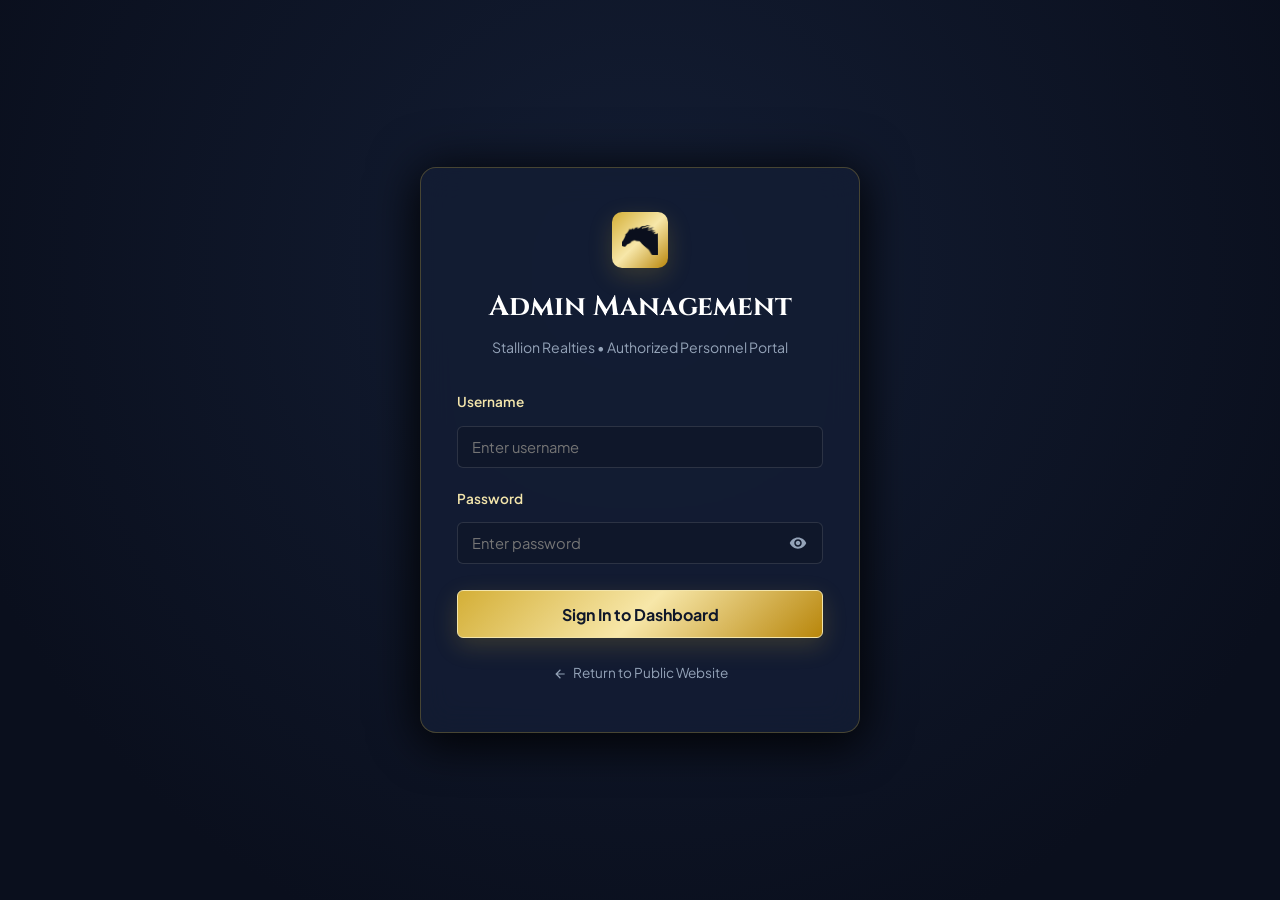
<file: admin-login.html>
﻿<!DOCTYPE html>
<html lang="en">
<head>
  <meta charset="UTF-8" />
  <meta name="viewport" content="width=device-width, initial-scale=1.0" />
  <title>Admin Portal Login | Stallion Realties</title>
  <meta name="robots" content="noindex, nofollow" />
  
  <link rel="stylesheet" href="css/style.css" />
  <link rel="stylesheet" href="css/responsive.css" />
  <style>
    .login-wrapper {
      min-height: 100vh;
      display: flex;
      align-items: center;
      justify-content: center;
      padding: 40px 20px;
      background: radial-gradient(circle at 50% 30%, rgba(21, 32, 56, 0.85) 0%, rgba(10, 15, 29, 0.98) 80%),
                  url('https://images.unsplash.com/photo-1600585154340-be6161a56a0c?auto=format&fit=crop&w=1600&q=80') center/cover no-repeat;
      position: relative;
    }

    .login-card {
      width: 100%;
      max-width: 440px;
      background: rgba(19, 29, 51, 0.92);
      border: 1.5px solid var(--gold-border);
      border-radius: var(--radius-lg);
      padding: 44px 36px;
      box-shadow: var(--shadow-lg), 0 0 50px rgba(0, 0, 0, 0.7);
      backdrop-filter: blur(16px);
      -webkit-backdrop-filter: blur(16px);
      position: relative;
      z-index: 2;
    }

    .login-header {
      text-align: center;
      margin-bottom: 32px;
    }

    .login-logo {
      width: 56px;
      height: 56px;
      margin: 0 auto 16px;
      background: var(--gold-gradient);
      border-radius: var(--radius-md);
      display: flex;
      align-items: center;
      justify-content: center;
      box-shadow: var(--shadow-gold);
    }

    .login-logo svg {
      width: 32px;
      height: 32px;
      fill: var(--text-dark);
    }

    .login-title {
      font-family: var(--font-serif);
      font-size: 1.75rem;
      font-weight: 700;
      color: #fff;
      margin-bottom: 6px;
    }

    .login-subtitle {
      font-size: 0.88rem;
      color: var(--text-muted);
    }

    .alert-error {
      display: none;
      background: rgba(239, 68, 68, 0.15);
      border: 1px solid rgba(239, 68, 68, 0.4);
      color: #fca5a5;
      padding: 12px 14px;
      border-radius: var(--radius-sm);
      font-size: 0.88rem;
      margin-bottom: 22px;
      align-items: center;
      gap: 10px;
    }

    .alert-error.visible {
      display: flex;
    }

    .password-wrapper {
      position: relative;
      display: flex;
      align-items: center;
    }

    .password-toggle {
      position: absolute;
      right: 12px;
      background: none;
      border: none;
      color: var(--text-muted);
      cursor: pointer;
      padding: 4px;
      display: flex;
      align-items: center;
      justify-content: center;
    }

    .password-toggle:hover {
      color: var(--gold-light);
    }

    .password-toggle svg {
      width: 18px;
      height: 18px;
      fill: currentColor;
    }

    .back-home-link {
      display: inline-flex;
      align-items: center;
      gap: 6px;
      font-size: 0.85rem;
      color: var(--text-muted);
      margin-top: 24px;
      text-decoration: none;
      transition: color var(--transition-fast);
    }

    .back-home-link:hover {
      color: var(--gold-light);
    }
  </style>
</head>
<body>

  <div class="login-wrapper">
    <div class="login-card">
      <div class="login-header">
        <div class="login-logo"><img src="assets/images/stallion-horse-black-clean.png" alt="Stallion Realties Horse Logo" style="width: 36px; height: auto; object-fit: contain;" /></div>
        <h1 class="login-title">Admin Management</h1>
        <p class="login-subtitle">Stallion Realties &bull; Authorized Personnel Portal</p>
      </div>

      <!-- Error Alert -->
      <div id="loginError" class="alert-error" role="alert">
        <svg width="18" height="18" viewBox="0 0 24 24" fill="currentColor"><path d="M12 2C6.48 2 2 6.48 2 12s4.48 10 10 10 10-4.48 10-10S17.52 2 12 2zm1 15h-2v-2h2v2zm0-4h-2V7h2v6z"/></svg>
        <span id="loginErrorText">Invalid credentials</span>
      </div>

      <!-- Login Form -->
      <form id="adminLoginForm">
        <div class="form-field" style="margin-bottom: 20px;">
          <label for="adminUsername" style="font-size: 0.85rem; font-weight: 600; color: var(--gold-light); margin-bottom: 6px; display: block;">Username</label>
          <input 
            type="text" 
            id="adminUsername" 
            class="form-input" 
            placeholder="Enter username" 
            autocomplete="username" 
            required 
            style="width: 100%;" 
          />
        </div>

        <div class="form-field" style="margin-bottom: 26px;">
          <label for="adminPassword" style="font-size: 0.85rem; font-weight: 600; color: var(--gold-light); margin-bottom: 6px; display: block;">Password</label>
          <div class="password-wrapper">
            <input 
              type="password" 
              id="adminPassword" 
              class="form-input" 
              placeholder="Enter password" 
              autocomplete="current-password" 
              required 
              style="width: 100%; padding-right: 42px;" 
            />
            <button type="button" id="togglePasswordBtn" class="password-toggle" aria-label="Toggle password visibility">
              <svg id="eyeIcon" viewBox="0 0 24 24"><path d="M12 4.5C7 4.5 2.73 7.61 1 12c1.73 4.39 6 7.5 11 7.5s9.27-3.11 11-7.5c-1.73-4.39-6-7.5-11-7.5zM12 17c-2.76 0-5-2.24-5-5s2.24-5 5-5 5 2.24 5 5-2.24 5-5 5zm0-8c-1.66 0-3 1.34-3 3s1.34 3 3 3 3-1.34 3-3-1.34-3-3-3z"/></svg>
            </button>
          </div>
        </div>

        <button type="submit" id="loginSubmitBtn" class="btn btn-gold" style="width: 100%; height: 48px; font-size: 1rem;">
          Sign In to Dashboard
        </button>
      </form>

      <div style="text-align: center;">
        <a href="index.html" class="back-home-link">
          <svg width="14" height="14" viewBox="0 0 24 24" fill="currentColor"><path d="M20 11H7.83l5.59-5.59L12 4l-8 8 8 8 1.41-1.41L7.83 13H20v-2z"/></svg>
          Return to Public Website
        </a>
      </div>
    </div>
  </div>

  <script src="js/auth.js"></script>
  <script>
    document.addEventListener('DOMContentLoaded', () => {
      // If already logged in, redirect straight to admin dashboard
      if (AuthManager.isAuthenticated()) {
        window.location.href = 'admin.html';
        return;
      }

      const form = document.getElementById('adminLoginForm');
      const userInput = document.getElementById('adminUsername');
      const passInput = document.getElementById('adminPassword');
      const errorBox = document.getElementById('loginError');
      const errorText = document.getElementById('loginErrorText');
      const toggleBtn = document.getElementById('togglePasswordBtn');
      const submitBtn = document.getElementById('loginSubmitBtn');

      // Password visibility toggle
      toggleBtn.addEventListener('click', () => {
        const isPassword = passInput.type === 'password';
        passInput.type = isPassword ? 'text' : 'password';
        toggleBtn.innerHTML = isPassword
          ? '<svg viewBox="0 0 24 24"><path d="M12 7c2.76 0 5 2.24 5 5 0 .65-.13 1.26-.36 1.83l2.92 2.92c1.51-1.26 2.7-2.89 3.44-4.75-1.73-4.39-6-7.5-11-7.5-1.4 0-2.74.25-3.98.7l2.16 2.16C10.74 7.13 11.35 7 12 7zM2 4.27l2.28 2.28.46.46C3.08 8.3 1.78 10.02 1 12c1.73 4.39 6 7.5 11 7.5 1.55 0 3.03-.3 4.38-.84l.42.42L19.73 22 21 20.73 3.27 3 2 4.27zM7.53 9.8l1.55 1.55c-.05.21-.08.43-.08.65 0 1.66 1.34 3 3 3 .22 0 .44-.03.65-.08l1.55 1.55c-.67.33-1.41.53-2.2.53-2.76 0-5-2.24-5-5 0-.79.2-1.53.53-2.2zm4.31-.78l3.15 3.15.02-.16c0-1.66-1.34-3-3-3l-.17.01z"/></svg>'
          : '<svg viewBox="0 0 24 24"><path d="M12 4.5C7 4.5 2.73 7.61 1 12c1.73 4.39 6 7.5 11 7.5s9.27-3.11 11-7.5c-1.73-4.39-6-7.5-11-7.5zM12 17c-2.76 0-5-2.24-5-5s2.24-5 5-5 5 2.24 5 5-2.24 5-5 5zm0-8c-1.66 0-3 1.34-3 3s1.34 3 3 3 3-1.34 3-3-1.34-3-3-3z"/></svg>';
      });

      // Handle Form Submit
      form.addEventListener('submit', async (e) => {
        e.preventDefault();
        errorBox.classList.remove('visible');

        const originalText = submitBtn.innerHTML;
        submitBtn.disabled = true;
        submitBtn.innerHTML = 'Verifying Credentials...';

        const username = userInput.value.trim();
        const password = passInput.value;

        const result = await AuthManager.login(username, password);

        if (result.success) {
          submitBtn.innerHTML = 'Login Successful &bull; Redirecting...';
          submitBtn.style.background = 'var(--accent-green)';
          setTimeout(() => {
            window.location.href = 'admin.html';
          }, 400);
        } else {
          submitBtn.disabled = false;
          submitBtn.innerHTML = originalText;
          errorText.textContent = result.message;
          errorBox.classList.add('visible');
          passInput.value = '';
          passInput.focus();
        }
      });
    });
  </script>
</body>
</html>
</file>
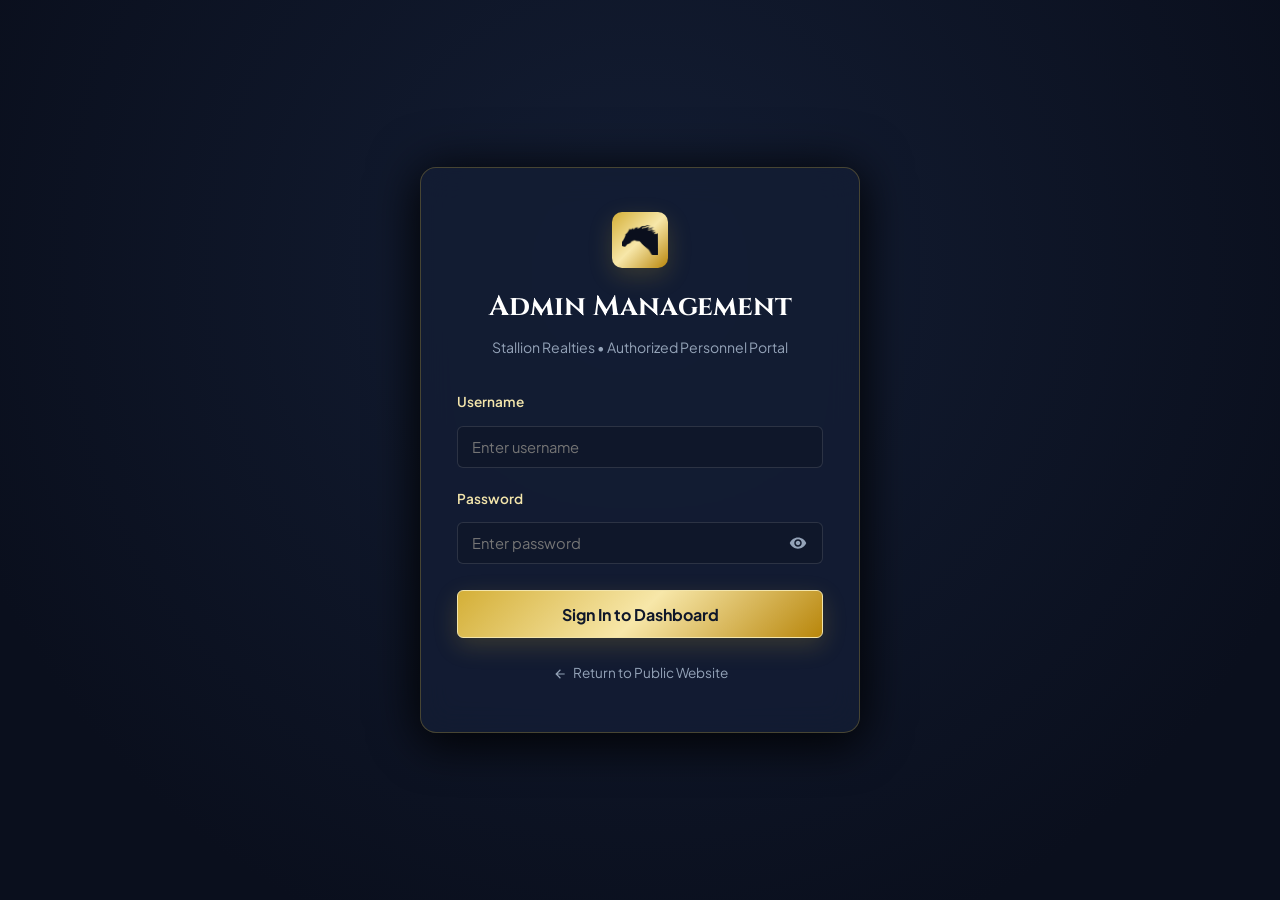
<file: admin.html>
<!DOCTYPE html>
<html lang="en">
<head>
  <meta charset="UTF-8" />
  <meta name="viewport" content="width=device-width, initial-scale=1.0" />
  <title>Admin Dashboard | Stallion Realties</title>
  <meta name="robots" content="noindex, nofollow" />
  
  <link rel="stylesheet" href="css/style.css" />
  <link rel="stylesheet" href="css/responsive.css" />
  <style>
    /* Admin Specific Styling */
    body {
      background-color: #070b16;
    }

    .admin-navbar {
      background: rgba(13, 20, 37, 0.95);
      border-bottom: 1px solid var(--gold-border);
      padding: 16px 0;
      position: sticky;
      top: 0;
      z-index: 100;
      backdrop-filter: blur(12px);
    }

    .admin-nav-inner {
      display: flex;
      align-items: center;
      justify-content: space-between;
      gap: 20px;
    }

    .admin-brand-wrap {
      display: flex;
      align-items: center;
      gap: 14px;
    }

    .admin-portal-badge {
      font-size: 0.75rem;
      background: var(--gold-subtle);
      border: 1px solid var(--gold-border);
      color: var(--gold-light);
      padding: 3px 10px;
      border-radius: var(--radius-full);
      font-weight: 700;
      text-transform: uppercase;
      letter-spacing: 1px;
    }

    .admin-actions {
      display: flex;
      align-items: center;
      gap: 12px;
    }

    .admin-user-pill {
      display: inline-flex;
      align-items: center;
      gap: 8px;
      font-size: 0.85rem;
      color: var(--text-secondary);
      background: rgba(255, 255, 255, 0.06);
      padding: 6px 14px;
      border-radius: var(--radius-full);
      border: 1px solid rgba(255, 255, 255, 0.1);
    }

    .admin-user-pill svg {
      width: 14px;
      height: 14px;
      fill: var(--gold-primary);
    }

    /* Metrics Overview Grid */
    .metrics-grid {
      display: grid;
      grid-template-columns: repeat(5, 1fr);
      gap: 20px;
      margin: 35px 0 30px;
    }

    .metric-card {
      background: var(--bg-card);
      border: 1px solid rgba(255, 255, 255, 0.08);
      border-radius: var(--radius-md);
      padding: 22px 20px;
      display: flex;
      flex-direction: column;
      position: relative;
      overflow: hidden;
      transition: transform var(--transition-fast), border-color var(--transition-fast);
    }

    .metric-card:hover {
      transform: translateY(-3px);
      border-color: var(--gold-border);
    }

    .metric-card::before {
      content: '';
      position: absolute;
      top: 0;
      left: 0;
      width: 4px;
      height: 100%;
    }

    .metric-total::before { background: var(--gold-primary); }
    .metric-available::before { background: var(--accent-green); }
    .metric-sold::before { background: var(--accent-red); }
    .metric-rented::before { background: #a855f7; }
    .metric-coming-soon::before { background: #f59e0b; }

    .metric-val {
      font-family: var(--font-serif);
      font-size: 2.2rem;
      font-weight: 800;
      color: #fff;
      line-height: 1;
      margin-bottom: 6px;
    }

    .metric-lbl {
      font-size: 0.82rem;
      color: var(--text-muted);
      text-transform: uppercase;
      letter-spacing: 0.8px;
      font-weight: 600;
    }

    /* Admin Toolbar */
    .admin-toolbar {
      background: var(--bg-surface);
      border: 1px solid var(--gold-border);
      border-radius: var(--radius-md);
      padding: 18px 24px;
      display: flex;
      align-items: center;
      justify-content: space-between;
      gap: 16px;
      margin-bottom: 25px;
      flex-wrap: wrap;
    }

    .toolbar-left {
      display: flex;
      align-items: center;
      gap: 12px;
      flex-wrap: wrap;
      flex: 1;
    }

    .admin-search-input {
      background: rgba(10, 15, 29, 0.8);
      border: 1px solid rgba(255, 255, 255, 0.14);
      border-radius: var(--radius-sm);
      padding: 9px 14px;
      color: #fff;
      font-size: 0.9rem;
      min-width: 220px;
    }

    .admin-search-input:focus {
      outline: none;
      border-color: var(--gold-primary);
    }

    .admin-filter-select {
      background: rgba(10, 15, 29, 0.8);
      border: 1px solid rgba(255, 255, 255, 0.14);
      border-radius: var(--radius-sm);
      padding: 9px 12px;
      color: #fff;
      font-size: 0.9rem;
    }

    .toolbar-right {
      display: flex;
      align-items: center;
      gap: 12px;
    }

    /* Live Website Sync & Client Visibility Banner */
    .admin-sync-banner {
      background: linear-gradient(135deg, rgba(201, 160, 80, 0.12), rgba(10, 15, 29, 0.95));
      border: 1px solid var(--gold-border);
      border-radius: var(--radius-md);
      padding: 16px 22px;
      margin-bottom: 20px;
      display: flex;
      align-items: center;
      justify-content: space-between;
      gap: 16px;
      flex-wrap: wrap;
    }

    .sync-banner-info {
      display: flex;
      flex-direction: column;
      gap: 4px;
    }

    .sync-status-indicator {
      display: inline-flex;
      align-items: center;
      gap: 8px;
      font-size: 0.88rem;
      color: #fff;
    }

    .status-pulse-dot {
      width: 10px;
      height: 10px;
      border-radius: 50%;
      background: #10b981;
      box-shadow: 0 0 0 0 rgba(16, 185, 129, 0.7);
      animation: pulseGreen 2s infinite;
    }

    @keyframes pulseGreen {
      0% { box-shadow: 0 0 0 0 rgba(16, 185, 129, 0.7); }
      70% { box-shadow: 0 0 0 8px rgba(16, 185, 129, 0); }
      100% { box-shadow: 0 0 0 0 rgba(16, 185, 129, 0); }
    }

    .sync-banner-desc {
      font-size: 0.82rem;
      color: var(--text-muted);
      max-width: 580px;
      line-height: 1.4;
    }

    .sync-banner-actions {
      display: flex;
      align-items: center;
      gap: 10px;
      flex-wrap: wrap;
    }

    /* Properties Table */
    .admin-table-card {
      background: var(--bg-card);
      border: 1px solid rgba(255, 255, 255, 0.08);
      border-radius: var(--radius-md);
      overflow: hidden;
      box-shadow: var(--shadow-md);
      margin-bottom: 60px;
    }

    .table-responsive {
      width: 100%;
      overflow-x: auto;
    }

    .admin-table {
      width: 100%;
      border-collapse: collapse;
      text-align: left;
    }

    .admin-table th {
      background: rgba(10, 15, 29, 0.9);
      padding: 14px 18px;
      font-size: 0.78rem;
      text-transform: uppercase;
      letter-spacing: 1px;
      color: var(--gold-light);
      font-weight: 700;
      border-bottom: 1px solid rgba(255, 255, 255, 0.1);
    }

    .admin-table td {
      padding: 16px 18px;
      border-bottom: 1px solid rgba(255, 255, 255, 0.05);
      vertical-align: middle;
      font-size: 0.92rem;
      color: var(--text-secondary);
    }

    .admin-table tr:hover td {
      background: rgba(255, 255, 255, 0.02);
    }

    .table-prop-thumb {
      width: 65px;
      height: 48px;
      border-radius: var(--radius-sm);
      object-fit: cover;
      border: 1px solid rgba(255, 255, 255, 0.12);
    }

    .table-prop-info {
      display: flex;
      flex-direction: column;
      gap: 3px;
    }

    .table-prop-title {
      font-weight: 700;
      color: var(--text-primary);
      font-size: 0.98rem;
    }

    .table-prop-meta {
      font-size: 0.78rem;
      color: var(--text-muted);
    }

    .table-actions {
      display: flex;
      align-items: center;
      gap: 8px;
    }

    .btn-action {
      padding: 6px 10px;
      border-radius: var(--radius-sm);
      font-size: 0.8rem;
      font-weight: 600;
      display: inline-flex;
      align-items: center;
      gap: 5px;
    }

    .btn-edit {
      background: rgba(212, 175, 55, 0.15);
      color: var(--gold-light);
      border: 1px solid var(--gold-border);
    }

    .btn-edit:hover {
      background: var(--gold-primary);
      color: var(--text-dark);
    }

    .btn-delete {
      background: rgba(239, 68, 68, 0.12);
      color: #fca5a5;
      border: 1px solid rgba(239, 68, 68, 0.3);
    }

    .btn-delete:hover {
      background: var(--accent-red);
      color: #fff;
    }

    .btn-view-live {
      background: rgba(255, 255, 255, 0.08);
      color: var(--text-secondary);
      border: 1px solid rgba(255, 255, 255, 0.15);
    }

    .btn-view-live:hover {
      background: rgba(255, 255, 255, 0.15);
      color: #fff;
    }

    /* Modal Overlay & Card */
    .modal-overlay {
      position: fixed;
      inset: 0;
      background: rgba(0, 0, 0, 0.82);
      backdrop-filter: blur(8px);
      -webkit-backdrop-filter: blur(8px);
      z-index: 2000;
      display: flex;
      align-items: center;
      justify-content: center;
      padding: 20px;
      opacity: 0;
      pointer-events: none;
      transition: opacity var(--transition-normal);
    }

    .modal-overlay.open {
      opacity: 1;
      pointer-events: auto;
    }

    .modal-card {
      background: var(--bg-surface);
      border: 1.5px solid var(--gold-border);
      border-radius: var(--radius-lg);
      width: 100%;
      max-width: 820px;
      max-height: 90vh;
      display: flex;
      flex-direction: column;
      box-shadow: var(--shadow-lg), 0 0 60px rgba(0, 0, 0, 0.8);
      animation: modalSlideIn 0.3s cubic-bezier(0.16, 1, 0.3, 1);
    }

    @keyframes modalSlideIn {
      from { transform: translateY(20px) scale(0.98); }
      to { transform: translateY(0) scale(1); }
    }

    .modal-header {
      padding: 20px 28px;
      border-bottom: 1px solid rgba(255, 255, 255, 0.08);
      display: flex;
      align-items: center;
      justify-content: space-between;
    }

    .modal-title {
      font-family: var(--font-serif);
      font-size: 1.45rem;
      font-weight: 700;
      color: #fff;
    }

    .modal-close {
      background: none;
      border: none;
      color: var(--text-muted);
      cursor: pointer;
      padding: 6px;
    }

    .modal-close:hover {
      color: #fff;
    }

    .modal-body {
      padding: 26px 28px;
      overflow-y: auto;
      flex: 1;
    }

    .modal-footer {
      padding: 16px 28px;
      border-top: 1px solid rgba(255, 255, 255, 0.08);
      display: flex;
      align-items: center;
      justify-content: flex-end;
      gap: 12px;
      background: rgba(10, 15, 29, 0.5);
    }

    .form-grid-2 {
      display: grid;
      grid-template-columns: 1fr 1fr;
      gap: 16px;
      margin-bottom: 16px;
    }

    .form-grid-3 {
      display: grid;
      grid-template-columns: 1fr 1fr 1fr;
      gap: 16px;
      margin-bottom: 16px;
    }

    /* Image Upload UI */
    .image-upload-box {
      border: 1.5px dashed var(--gold-border);
      border-radius: var(--radius-md);
      padding: 20px;
      text-align: center;
      background: rgba(10, 15, 29, 0.4);
      cursor: pointer;
      transition: all var(--transition-fast);
      position: relative;
    }

    .image-upload-box:hover {
      border-color: var(--gold-light);
      background: rgba(212, 175, 55, 0.04);
    }

    .preview-strip {
      display: flex;
      gap: 12px;
      flex-wrap: wrap;
      margin-top: 12px;
    }

    .preview-thumb-wrap {
      position: relative;
      width: 90px;
      height: 65px;
      border-radius: var(--radius-sm);
      overflow: hidden;
      border: 1px solid rgba(255, 255, 255, 0.15);
    }

    .preview-thumb-wrap img {
      width: 100%;
      height: 100%;
      object-fit: cover;
    }

    .preview-remove-btn {
      position: absolute;
      top: 3px;
      right: 3px;
      background: rgba(239, 68, 68, 0.85);
      color: #fff;
      border: none;
      border-radius: 50%;
      width: 18px;
      height: 18px;
      font-size: 10px;
      cursor: pointer;
      display: flex;
      align-items: center;
      justify-content: center;
    }

    @media (max-width: 992px) {
      .metrics-grid {
        grid-template-columns: repeat(2, 1fr);
      }
      .form-grid-3 {
        grid-template-columns: 1fr;
      }
    }

    @media (max-width: 640px) {
      .metrics-grid {
        grid-template-columns: 1fr;
      }
      .form-grid-2 {
        grid-template-columns: 1fr;
      }
      .admin-toolbar {
        flex-direction: column;
        align-items: stretch;
      }
      .toolbar-left, .toolbar-right {
        flex-direction: column;
        align-items: stretch;
      }
      .admin-search-input {
        width: 100%;
      }
    }
  </style>
</head>
<body>

  <!-- ========================================================================
       ADMIN NAVIGATION BAR
       ======================================================================== -->
  <header class="admin-navbar">
    <div class="container admin-nav-inner">
      <div class="admin-brand-wrap">
        <a href="index.html" class="brand-logo" title="View Stallion Realties">
          <div class="logo-crest"><img src="assets/images/stallion-horse-black-clean.png" alt="Stallion Realties Horse Logo" class="logo-horse-img" /></div>
          <div class="brand-text-wrap">
            <span class="brand-name">Stallion <span>Realties</span></span>
          </div>
        </a>
        <span class="admin-portal-badge">Admin Dashboard</span>
      </div>

      <div class="admin-actions">
        <span class="admin-user-pill">
          <svg viewBox="0 0 24 24"><path d="M12 12c2.21 0 4-1.79 4-4s-1.79-4-4-4-4 1.79-4 4 1.79 4 4 4zm0 2c-2.67 0-8 1.34-8 4v2h16v-2c0-2.66-5.33-4-8-4z"/></svg>
          <span id="activeUserLabel">admin</span>
        </span>

        <a href="index.html" target="_blank" class="btn btn-sm btn-secondary" title="View Public Website">
          <svg width="14" height="14" viewBox="0 0 24 24" fill="currentColor"><path d="M19 19H5V5h7V3H5c-1.11 0-2 .9-2 2v14c0 1.1.89 2 2 2h14c1.1 0 2-.9 2-2v-7h-2v7zM14 3v2h3.59l-9.83 9.83 1.41 1.41L19 6.41V10h2V3h-7z"/></svg>
          View Site
        </a>

        <button id="changePassBtn" class="btn btn-sm btn-secondary" title="Change Admin Password">
          Security
        </button>

        <button id="logoutBtn" class="btn btn-sm btn-outline-gold" title="Sign Out">
          Sign Out
        </button>
      </div>
    </div>
  </header>

  <main class="container" style="padding-top: 10px;">

    <!-- ======================================================================
         SUMMARY METRICS OVERVIEW
         ====================================================================== -->
    <div class="metrics-grid">
      <!-- Total Properties -->
      <div class="metric-card metric-total">
        <div class="metric-val" id="metricTotal">0</div>
        <div class="metric-lbl">Total Properties</div>
      </div>

      <!-- Available Properties -->
      <div class="metric-card metric-available">
        <div class="metric-val" id="metricAvailable" style="color: var(--accent-green);">0</div>
        <div class="metric-lbl">Available Now</div>
      </div>

      <!-- Sold Properties -->
      <div class="metric-card metric-sold">
        <div class="metric-val" id="metricSold" style="color: var(--accent-red);">0</div>
        <div class="metric-lbl">Sold Properties</div>
      </div>

      <!-- Rented Properties -->
      <div class="metric-card metric-rented">
        <div class="metric-val" id="metricRented" style="color: #c084fc;">0</div>
        <div class="metric-lbl">Rented Properties</div>
      </div>

      <!-- Coming Soon -->
      <div class="metric-card metric-coming-soon">
        <div class="metric-val" id="metricComingSoon" style="color: #f59e0b;">0</div>
        <div class="metric-lbl">Coming Soon</div>
      </div>
    </div>

    <!-- ======================================================================
         LIVE WEBSITE PUBLISHING & CLIENT VISIBILITY PANEL
         ====================================================================== -->
    <div class="admin-sync-banner" id="adminSyncBanner">
      <div class="sync-banner-info">
        <div class="sync-status-indicator">
          <span class="status-pulse-dot" id="liveSyncStatusDot"></span>
          <span class="sync-status-text" id="liveSyncStatusText"><strong>Live Database Sync:</strong> Checking status...</span>
        </div>
        <div class="sync-banner-desc" id="syncBannerDesc">
          Properties added here can be synced directly to your live website database using your admin password:
        </div>
      </div>
      <div class="sync-banner-actions">
        <!-- Database Setup / Settings -->
        <button type="button" id="configSheetDbBtn" class="btn btn-secondary btn-sm" title="Configure Google Sheets Live Database">
          <svg width="15" height="15" viewBox="0 0 24 24" fill="currentColor"><path d="M19.14 12.94c.04-.3.06-.61.06-.94 0-.32-.02-.64-.07-.94l2.03-1.58c.18-.14.23-.41.12-.61l-1.92-3.32c-.12-.22-.37-.29-.59-.22l-2.39.96c-.5-.38-1.03-.7-1.62-.94l-.36-2.54c-.04-.24-.24-.41-.48-.41h-3.84c-.24 0-.43.17-.47.41l-.36 2.54c-.59.24-1.13.57-1.62.94l-2.39-.96c-.22-.08-.47 0-.59.22L2.74 8.87c-.12.21-.08.47.12.61l2.03 1.58c-.05.3-.09.63-.09.94s.02.64.07.94l-2.03 1.58c-.18.14-.23.41-.12.61l1.92 3.32c.12.22.37.29.59.22l2.39-.96c.5.38 1.03.7 1.62.94l.36 2.54c.05.24.24.41.48.41h3.84c.24 0 .44-.17.47-.41l.36-2.54c.59-.24 1.13-.56 1.62-.94l2.39.96c.22.08.47 0 .59-.22l1.92-3.32c.12-.22.07-.47-.12-.61l-2.01-1.58zM12 15.6c-1.98 0-3.6-1.62-3.6-3.6s1.62-3.6 3.6-3.6 3.6 1.62 3.6-3.6 3.6z"/></svg>
          <span id="configSheetBtnText">Database Settings</span>
        </button>

        <!-- Live Sync to Website (Password Confirmation) -->
        <button type="button" id="openLiveSyncBtn" class="btn btn-gold btn-sm" title="Live sync all properties to website using your admin password">
          <svg width="15" height="15" viewBox="0 0 24 24" fill="currentColor"><path d="M12 2L4.5 20.29l.71.71L12 18l6.79 3 .71-.71z"/></svg>
          Live Sync to Website
        </button>

        <!-- Share Website Link with Added Properties -->
        <button type="button" id="shareWebsiteLinkBtn" class="btn btn-secondary btn-sm" title="Copy website link">
          <svg width="15" height="15" viewBox="0 0 24 24" fill="currentColor"><path d="M3.9 12c0-1.71 1.39-3.1 3.1-3.1h4V7H7c-2.76 0-5 2.24-5 5s2.24 5 5 5h4v-1.9H7c-1.71 0-3.1-1.39-3.1-3.1zM8 13h8v-2H8v2zm9-6h-4v1.9h4c1.71 0 3.1 1.39 3.1 3.1s-1.39 3.1-3.1 3.1h-4V17h4c2.76 0 5-2.24 5-5s-2.24-5-5-5z"/></svg>
          Copy Website Link
        </button>
      </div>
    </div>

    <!-- ======================================================================
         ACTION TOOLBAR (ADD, SEARCH, FILTER, EXPORT)
         ====================================================================== -->
    <div class="admin-toolbar">
      <div class="toolbar-left">
        <!-- Add New Property Button -->
        <button id="addNewPropBtn" class="btn btn-gold btn-sm">
          <svg width="16" height="16" viewBox="0 0 24 24" fill="currentColor"><path d="M19 13h-6v6h-2v-6H5v-2h6V5h2v6h6v2z"/></svg>
          Add New Property
        </button>

        <!-- Search Input -->
        <input 
          type="text" 
          id="adminSearchInput" 
          class="admin-search-input" 
          placeholder="Search by title or location..." 
        />

        <!-- Status Filter -->
        <select id="adminStatusFilter" class="admin-filter-select">
          <option value="all">All Statuses</option>
          <option value="Available">Available</option>
          <option value="Sold">Sold</option>
          <option value="Rented">Rented</option>
          <option value="Coming Soon">Coming Soon</option>
        </select>

        <!-- Purpose Filter -->
        <select id="adminPurposeFilter" class="admin-filter-select">
          <option value="all">All Purposes</option>
          <option value="For Sale">For Sale</option>
          <option value="For Rent">For Rent</option>
        </select>
      </div>

      <div class="toolbar-right">
        <!-- Export Updated Data File -->
        <button id="exportDataBtn" class="btn btn-sm btn-secondary" title="Download updated properties-data.js file">
          <svg width="15" height="15" viewBox="0 0 24 24" fill="currentColor"><path d="M19.35 10.04C18.67 6.59 15.64 4 12 4 9.11 4 6.6 5.64 5.35 8.04 2.34 8.36 0 10.91 0 14c0 3.31 2.69 6 6 6h13c2.76 0 5-2.24 5-5 0-2.64-2.05-4.78-4.65-4.96zM17 13l-5 5-5-5h3V9h4v4h3z"/></svg>
          Export Data File
        </button>

        <!-- Reset Button -->
        <button id="resetDemoBtn" class="btn btn-sm btn-secondary" title="Reset to original sample listings">
          Reset Demo
        </button>
      </div>
    </div>

    <!-- ======================================================================
         PROPERTIES MANAGEMENT TABLE
         ====================================================================== -->
    <div class="admin-table-card">
      <div class="table-responsive">
        <table class="admin-table">
          <thead>
            <tr>
              <th style="width: 70px;">Photo</th>
              <th>Property Details</th>
              <th>Type</th>
              <th>Purpose</th>
              <th>Price</th>
              <th>Area</th>
              <th>Availability</th>
              <th style="background: rgba(212, 175, 55, 0.08); border-left: 1px solid rgba(212, 175, 55, 0.2); border-right: 1px solid rgba(212, 175, 55, 0.2);">
                <span style="color: var(--gold-light); display: inline-flex; align-items: center; gap: 4px;">
                  <svg width="14" height="14" viewBox="0 0 24 24" fill="currentColor"><path d="M12 12c2.21 0 4-1.79 4-4s-1.79-4-4-4-4 1.79-4 4 1.79 4 4 4zm0 2c-2.67 0-8 1.34-8 4v2h16v-2c0-2.66-5.33-4-8-4z"/></svg>
                  Owner Info (Admin Only)
                </span>
              </th>
              <th style="text-align: right;">Actions</th>
            </tr>
          </thead>
          <tbody id="adminTableBody">
            <!-- Populated dynamically by js/admin.js -->
          </tbody>
        </table>
      </div>
    </div>
  </main>

  <!-- ========================================================================
       MODAL: ADD / EDIT PROPERTY FORM
       ======================================================================== -->
  <div id="propertyModal" class="modal-overlay" aria-hidden="true">
    <div class="modal-card">
      <div class="modal-header">
        <h2 id="modalTitle" class="modal-title">Add New Property</h2>
        <button id="closeModalBtn" class="modal-close" aria-label="Close form">
          <svg width="24" height="24" viewBox="0 0 24 24" fill="currentColor"><path d="M19 6.41L17.59 5 12 10.59 6.41 5 5 6.41 10.59 12 5 17.59 6.41 19 12 13.41 17.59 19 19 17.59 13.41 12z"/></svg>
        </button>
      </div>

      <form id="propertyForm" class="modal-body">
        <!-- Hidden Property ID -->
        <input type="hidden" id="propId" />

        <!-- Title -->
        <div class="form-field" style="margin-bottom: 16px;">
          <label for="propTitle" style="font-size: 0.85rem; font-weight: 600; color: var(--gold-light); margin-bottom: 6px; display: block;">Property Title *</label>
          <input type="text" id="propTitle" class="form-input" placeholder="e.g. The Royal Oak Luxury Villa" required />
        </div>

        <!-- Purpose & Type -->
        <div class="form-grid-2">
          <div class="form-field">
            <label for="propPurpose" style="font-size: 0.85rem; font-weight: 600; color: var(--gold-light); margin-bottom: 6px; display: block;">Purpose *</label>
            <select id="propPurpose" class="form-input" required>
              <option value="For Sale">For Sale</option>
              <option value="For Rent">For Rent</option>
            </select>
          </div>

          <div class="form-field">
            <label for="propType" style="font-size: 0.85rem; font-weight: 600; color: var(--gold-light); margin-bottom: 6px; display: block;">Property Type *</label>
            <select id="propType" class="form-input" required>
              <option value="House">House / Villa</option>
              <option value="Apartment">Apartment / Flat</option>
              <option value="Shop">Commercial Shop</option>
              <option value="Plot">Plot / Land</option>
            </select>
          </div>
        </div>

        <!-- Price & Display Format -->
        <div class="form-grid-2">
          <div class="form-field">
            <label for="propPrice" style="font-size: 0.85rem; font-weight: 600; color: var(--gold-light); margin-bottom: 6px; display: block;">Price Amount (Number for filters) *</label>
            <input type="number" id="propPrice" class="form-input" placeholder="e.g. 28500000 or 45000" required />
          </div>

          <div class="form-field">
            <label for="propPriceDisplay" style="font-size: 0.85rem; font-weight: 600; color: var(--gold-light); margin-bottom: 6px; display: block;">Price Display Text *</label>
            <input type="text" id="propPriceDisplay" class="form-input" placeholder="e.g. ₹2.85 Cr or ₹45,000 / month" required />
          </div>
        </div>

        <!-- Location -->
        <div class="form-field" style="margin-bottom: 16px;">
          <label for="propLocation" style="font-size: 0.85rem; font-weight: 600; color: var(--gold-light); margin-bottom: 6px; display: block;">Location / Locality *</label>
          <input type="text" id="propLocation" class="form-input" placeholder="e.g. Greenwood Enclave, Sector 45, Metro City" required />
        </div>

        <!-- Area, Unit, Bedrooms, Bathrooms -->
        <div class="form-grid-3">
          <div class="form-field">
            <label for="propArea" style="font-size: 0.85rem; font-weight: 600; color: var(--gold-light); margin-bottom: 6px; display: block;">Area Measure *</label>
            <input type="number" id="propArea" class="form-input" placeholder="e.g. 3500 or 300" required />
          </div>

          <div class="form-field">
            <label for="propAreaUnit" style="font-size: 0.85rem; font-weight: 600; color: var(--gold-light); margin-bottom: 6px; display: block;">Area Unit</label>
            <select id="propAreaUnit" class="form-input">
              <option value="sq. ft.">sq. ft.</option>
              <option value="sq. yards">sq. yards</option>
            </select>
          </div>

          <div class="form-field">
            <label for="propStatus" style="font-size: 0.85rem; font-weight: 600; color: var(--gold-light); margin-bottom: 6px; display: block;">Availability Status *</label>
            <select id="propAvailability" class="form-input" required>
              <option value="Available">Available</option>
              <option value="Coming Soon">Coming Soon</option>
              <option value="Sold">Sold</option>
              <option value="Rented">Rented</option>
            </select>
          </div>
        </div>

        <!-- Bedrooms and Bathrooms -->
        <div class="form-grid-2">
          <div class="form-field">
            <label for="propBedrooms" style="font-size: 0.85rem; font-weight: 600; color: var(--text-secondary); margin-bottom: 6px; display: block;">Bedrooms (Optional for Shop/Plot)</label>
            <input type="number" id="propBedrooms" class="form-input" placeholder="e.g. 3, 4, 5 (or blank)" />
          </div>

          <div class="form-field">
            <label for="propBathrooms" style="font-size: 0.85rem; font-weight: 600; color: var(--text-secondary); margin-bottom: 6px; display: block;">Bathrooms (Optional)</label>
            <input type="number" id="propBathrooms" class="form-input" placeholder="e.g. 3, 4 (or blank)" />
          </div>
        </div>

        <!-- Description -->
        <div class="form-field" style="margin-bottom: 16px;">
          <label for="propDescription" style="font-size: 0.85rem; font-weight: 600; color: var(--gold-light); margin-bottom: 6px; display: block;">Property Description *</label>
          <textarea id="propDescription" class="form-input" rows="3" placeholder="Provide a summary of the property highlights, views, and surroundings..." required></textarea>
        </div>

        <!-- Features -->
        <div class="form-field" style="margin-bottom: 20px;">
          <label for="propFeatures" style="font-size: 0.85rem; font-weight: 600; color: var(--gold-light); margin-bottom: 6px; display: block;">Features & Amenities (Comma Separated)</label>
          <input type="text" id="propFeatures" class="form-input" placeholder="e.g. 24/7 Security, Private Pool, Covered Parking, Power Backup" />
          <span style="font-size: 0.75rem; color: var(--text-muted); margin-top: 4px; display: block;">Separate each feature with a comma (e.g. Covered Parking, Garden, Road Facing)</span>
        </div>

        <!-- Main Property Image Upload & URL -->
        <div class="form-field" style="margin-bottom: 20px;">
          <label style="font-size: 0.85rem; font-weight: 600; color: var(--gold-light); margin-bottom: 6px; display: block;">Main Property Photo *</label>
          <div class="image-upload-box" id="mainImageDropzone">
            <input type="file" id="mainImageFileInput" accept="image/*" style="display: none;" />
            <svg width="28" height="28" viewBox="0 0 24 24" fill="var(--gold-primary)"><path d="M19.35 10.04C18.67 6.59 15.64 4 12 4 9.11 4 6.6 5.64 5.35 8.04 2.34 8.36 0 10.91 0 14c0 3.31 2.69 6 6 6h13c2.76 0 5-2.24 5-5 0-2.64-2.05-4.78-4.65-4.96zM14 13v4h-4v-4H7l5-5 5 5h-3z"/></svg>
            <div style="font-size: 0.88rem; color: #fff; margin-top: 6px;">Click or Drag to Upload Main Photo</div>
            <div style="font-size: 0.75rem; color: var(--text-muted);">Supports JPG, PNG, WebP</div>
          </div>
          <div style="display: flex; gap: 10px; align-items: center; margin-top: 8px;">
            <span style="font-size: 0.78rem; color: var(--text-muted);">or paste Image URL:</span>
            <input type="url" id="propMainImageUrl" class="form-input" placeholder="https://example.com/photo.jpg" style="padding: 6px 10px; font-size: 0.85rem;" />
          </div>
          <!-- Preview container -->
          <div id="mainImagePreviewWrap" style="margin-top: 10px; display: none;">
            <div class="preview-thumb-wrap" style="width: 130px; height: 90px;">
              <img id="mainImagePreviewImg" src="" alt="Main Preview" />
            </div>
          </div>
        </div>

        <!-- Multiple Additional Images Upload -->
        <div class="form-field" style="margin-bottom: 20px;">
          <label style="font-size: 0.85rem; font-weight: 600; color: var(--gold-light); margin-bottom: 6px; display: block;">Additional Gallery Photos (Multiple)</label>
          <div class="image-upload-box" id="additionalImagesDropzone">
            <input type="file" id="additionalImagesFileInput" accept="image/*" multiple style="display: none;" />
            <svg width="28" height="28" viewBox="0 0 24 24" fill="var(--gold-primary)"><path d="M21 19V5c0-1.1-.9-2-2-2H5c-1.1 0-2 .9-2 2v14c0 1.1.9 2 2 2h14c1.1 0 2-.9 2-2zM8.5 13.5l2.5 3.01L14.5 12l4.5 6H5l3.5-4.5z"/></svg>
            <div style="font-size: 0.88rem; color: #fff; margin-top: 6px;">Click to Select Multiple Gallery Photos</div>
            <div style="font-size: 0.75rem; color: var(--text-muted);">Select multiple images for the thumbnail gallery</div>
          </div>
          <!-- Previews strip -->
          <div class="preview-strip" id="additionalImagesPreviewStrip"></div>
        </div>

        <!-- WhatsApp Number & Featured Toggle -->
        <div class="form-grid-2">
          <div class="form-field">
            <label for="propWhatsapp" style="font-size: 0.85rem; font-weight: 600; color: var(--text-secondary); margin-bottom: 6px; display: block;">Public Inquiry WhatsApp (Optional)</label>
            <input type="text" id="propWhatsapp" class="form-input" placeholder="e.g. 919925027051" />
          </div>

          <div style="display: flex; align-items: center; gap: 10px; padding-top: 28px;">
            <input type="checkbox" id="propFeatured" style="width: 18px; height: 18px; accent-color: var(--gold-primary); cursor: pointer;" />
            <label for="propFeatured" style="font-size: 0.9rem; color: #fff; font-weight: 600; cursor: pointer;">
              Feature on Homepage
            </label>
          </div>
        </div>

        <!-- ==================================================================
             CONFIDENTIAL OWNER DETAILS (VISIBLE TO ADMIN ONLY)
             ================================================================== -->
        <div style="background: rgba(212, 175, 55, 0.05); border: 1px dashed var(--gold-border); border-radius: var(--radius-md); padding: 18px; margin-top: 10px;">
          <div style="display: flex; align-items: center; gap: 8px; margin-bottom: 12px;">
            <svg width="18" height="18" viewBox="0 0 24 24" fill="var(--gold-primary)"><path d="M12 1L3 5v6c0 5.55 3.84 10.74 9 12 5.16-1.26 9-6.45 9-12V5l-9-4zm0 6c1.66 0 3 1.34 3 3s-1.34 3-3 3-3-1.34-3-3 1.34-3 3-3zm0 12c-2.5 0-4.71-1.28-6-3.22.03-1.99 4-3.08 6-3.08 1.99 0 5.97 1.09 6 3.08-1.29 1.94-3.5 3.22-6 3.22z"/></svg>
            <strong style="color: var(--gold-light); font-size: 0.95rem;">Confidential Owner Details (Private - Admin Only)</strong>
            <span style="font-size: 0.72rem; background: rgba(239, 68, 68, 0.15); border: 1px solid rgba(239, 68, 68, 0.4); color: #fca5a5; padding: 2px 8px; border-radius: 4px; margin-left: auto;">Hidden from Normal Users</span>
          </div>

          <div class="form-grid-2">
            <div class="form-field">
              <label for="propOwnerName" style="font-size: 0.85rem; font-weight: 600; color: #fff; margin-bottom: 6px; display: block;">Owner / Landlord Full Name</label>
              <input type="text" id="propOwnerName" class="form-input" placeholder="e.g. Rameshchandra Patel" />
            </div>

            <div class="form-field">
              <label for="propOwnerPhone" style="font-size: 0.85rem; font-weight: 600; color: #fff; margin-bottom: 6px; display: block;">Owner Contact Number / Mobile</label>
              <input type="tel" id="propOwnerPhone" class="form-input" placeholder="e.g. +91 98250 12345" />
            </div>
          </div>

          <div class="form-grid-2" style="margin-bottom: 0;">
            <div class="form-field">
              <label for="propOwnerEmail" style="font-size: 0.85rem; font-weight: 600; color: var(--text-secondary); margin-bottom: 6px; display: block;">Owner Email Address (Optional)</label>
              <input type="email" id="propOwnerEmail" class="form-input" placeholder="e.g. ramesh.patel@example.com" />
            </div>

            <div class="form-field">
              <label for="propOwnerNotes" style="font-size: 0.85rem; font-weight: 600; color: var(--text-secondary); margin-bottom: 6px; display: block;">Private Notes / Expected Minimum Deal Price</label>
              <input type="text" id="propOwnerNotes" class="form-input" placeholder="e.g. Key with security guard, firm on price" />
            </div>
          </div>
        </div>
      </form>

      <div class="modal-footer">
        <button type="button" id="cancelModalBtn" class="btn btn-secondary btn-sm">Cancel</button>
        <button type="submit" form="propertyForm" id="savePropertyBtn" class="btn btn-gold btn-sm">Save Property Listing</button>
      </div>
    </div>
  </div>

  <!-- ========================================================================
       MODAL: DELETE CONFIRMATION
       ======================================================================== -->
  <div id="deleteModal" class="modal-overlay" aria-hidden="true">
    <div class="modal-card" style="max-width: 440px;">
      <div class="modal-header">
        <h3 class="modal-title" style="color: var(--accent-red); font-size: 1.25rem;">Delete Property?</h3>
        <button id="closeDeleteModalBtn" class="modal-close"><svg width="20" height="20" viewBox="0 0 24 24" fill="currentColor"><path d="M19 6.41L17.59 5 12 10.59 6.41 5 5 6.41 10.59 12 5 17.59 6.41 19 12 13.41 17.59 19 19 17.59 13.41 12z"/></svg></button>
      </div>
      <div class="modal-body" style="padding: 20px 28px;">
        <p id="deleteModalMsg" style="color: var(--text-secondary); font-size: 0.95rem;">
          Are you sure you want to delete this property listing? This action will remove it from the website immediately.
        </p>
      </div>
      <div class="modal-footer">
        <button id="cancelDeleteBtn" class="btn btn-secondary btn-sm">Cancel</button>
        <button id="confirmDeleteBtn" class="btn btn-sm" style="background: var(--accent-red); color: #fff;">Confirm Delete</button>
      </div>
    </div>
  </div>

  <!-- ========================================================================
       MODAL: CHANGE PASSWORD
       ======================================================================== -->
  <div id="passwordModal" class="modal-overlay" aria-hidden="true">
    <div class="modal-card" style="max-width: 460px;">
      <div class="modal-header">
        <h3 class="modal-title" style="font-size: 1.25rem;">Change Admin Password</h3>
        <button id="closePasswordModalBtn" class="modal-close"><svg width="20" height="20" viewBox="0 0 24 24" fill="currentColor"><path d="M19 6.41L17.59 5 12 10.59 6.41 5 5 6.41 10.59 12 5 17.59 6.41 19 12 13.41 17.59 19 19 17.59 13.41 12z"/></svg></button>
      </div>
      <form id="passwordForm" class="modal-body" style="padding: 20px 28px;">
        <div class="form-field" style="margin-bottom: 16px;">
          <label for="currentPassInput" style="font-size: 0.85rem; font-weight: 600; color: var(--gold-light); margin-bottom: 6px; display: block;">Current Password</label>
          <input type="password" id="currentPassInput" class="form-input" required />
        </div>
        <div class="form-field" style="margin-bottom: 16px;">
          <label for="newPassInput" style="font-size: 0.85rem; font-weight: 600; color: var(--gold-light); margin-bottom: 6px; display: block;">New Password</label>
          <input type="password" id="newPassInput" class="form-input" minlength="6" placeholder="Min 6 characters" required />
        </div>
        <div class="form-field">
          <label for="confirmPassInput" style="font-size: 0.85rem; font-weight: 600; color: var(--gold-light); margin-bottom: 6px; display: block;">Confirm New Password</label>
          <input type="password" id="confirmPassInput" class="form-input" minlength="6" required />
        </div>
      </form>
      <div class="modal-footer">
        <button id="cancelPasswordBtn" class="btn btn-secondary btn-sm">Cancel</button>
        <button type="submit" form="passwordForm" id="savePasswordBtn" class="btn btn-gold btn-sm">Update Password</button>
      </div>
    </div>
  </div>

  <!-- ========================================================================
       MODAL: GOOGLE SHEETS LIVE DATABASE SETUP & SETTINGS
       ======================================================================== -->
  <div id="sheetConfigModal" class="modal-overlay" aria-hidden="true">
    <div class="modal-card" style="max-width: 580px;">
      <div class="modal-header">
        <div>
          <h3 class="modal-title" style="font-size: 1.25rem;">Google Sheets Live Database</h3>
          <p style="font-size: 0.8rem; color: var(--text-muted); margin-top: 2px;">Connect your free, invisible Google Sheets backend</p>
        </div>
        <button id="closeSheetConfigModalBtn" class="modal-close"><svg width="20" height="20" viewBox="0 0 24 24" fill="currentColor"><path d="M19 6.41L17.59 5 12 10.59 6.41 5 5 6.41 10.59 12 5 17.59 6.41 19 12 13.41 17.59 19 19 17.59 13.41 12z"/></svg></button>
      </div>

      <div class="modal-body" style="padding: 22px 28px;">
        <div style="background: rgba(201, 160, 80, 0.08); border: 1px solid var(--gold-border); border-radius: var(--radius-sm); padding: 14px; margin-bottom: 18px; font-size: 0.85rem; color: var(--text-secondary); line-height: 1.5;">
          <strong style="color: var(--gold-light);">How it works:</strong>
          <ul style="margin: 6px 0 0 18px; padding: 0;">
            <li>Your Google Sheet acts as the live cloud database.</li>
            <li>Properties added/edited here automatically update in the sheet.</li>
            <li>All clients and visitors see the live properties on your permanent website link without any tokens or account needed!</li>
          </ul>
        </div>

        <div class="form-field" style="margin-bottom: 16px;">
          <label for="sheetApiUrlInput" style="font-size: 0.85rem; font-weight: 600; color: var(--gold-light); margin-bottom: 6px; display: block;">
            Google Apps Script Web App URL
          </label>
          <input 
            type="url" 
            id="sheetApiUrlInput" 
            class="form-input" 
            placeholder="https://script.google.com/macros/s/.../exec" 
          />
          <span style="font-size: 0.78rem; color: var(--text-muted); margin-top: 4px; display: block;">
            Follow <a href="GOOGLE_SHEETS_SETUP.md" target="_blank" style="color: var(--gold-primary);">GOOGLE_SHEETS_SETUP.md</a> to create your sheet and get this URL in 3 minutes.
          </span>
        </div>

        <div id="sheetConfigStatus" style="display: none; font-size: 0.86rem; padding: 10px 14px; border-radius: 4px; margin-bottom: 12px; line-height: 1.4;"></div>
      </div>

      <div class="modal-footer">
        <button id="disconnectSheetBtn" type="button" class="btn btn-secondary btn-sm" style="display: none; color: var(--accent-red); margin-right: auto;">Disconnect</button>
        <button id="testSheetConnBtn" type="button" class="btn btn-secondary btn-sm">Test Connection</button>
        <button id="saveSheetConfigBtn" type="button" class="btn btn-gold btn-sm">Save &amp; Connect</button>
      </div>
    </div>
  </div>

  <!-- ========================================================================
       MODAL: LIVE WEBSITE SYNC (PASSWORD VERIFIED)
       ======================================================================== -->
  <div id="liveSyncModal" class="modal-overlay" aria-hidden="true">
    <div class="modal-card" style="max-width: 580px;">
      <div class="modal-header">
        <div>
          <h3 class="modal-title" style="font-size: 1.25rem;">Live Website Sync</h3>
          <p style="font-size: 0.8rem; color: var(--text-muted); margin-top: 2px;">Sync all added properties live to your website for all clients</p>
        </div>
        <button id="closeLiveSyncModalBtn" class="modal-close"><svg width="20" height="20" viewBox="0 0 24 24" fill="currentColor"><path d="M19 6.41L17.59 5 12 10.59 6.41 5 5 6.41 10.59 12 5 17.59 6.41 19 12 13.41 17.59 19 19 17.59 13.41 12z"/></svg></button>
      </div>

      <div class="modal-body" style="padding: 22px 28px;">
        <div id="liveSyncPromptSection">
          <p style="color: var(--text-secondary); font-size: 0.92rem; margin-bottom: 16px; line-height: 1.5;">
            Enter your <strong>admin login password</strong> to immediately synchronize and push all property listings live to the website database:
          </p>

          <div class="form-field" style="margin-bottom: 16px;">
            <label for="liveSyncPasswordInput" style="font-size: 0.85rem; font-weight: 600; color: var(--gold-light); margin-bottom: 6px; display: block;">
              Admin Password
            </label>
            <input 
              type="password" 
              id="liveSyncPasswordInput" 
              class="form-input" 
              placeholder="Enter your admin login password (Stallion@2026)" 
              autocomplete="current-password"
            />
          </div>

          <div id="liveSyncErrorMsg" style="display: none; color: var(--accent-red); font-size: 0.85rem; margin-bottom: 12px; font-weight: 600;"></div>
        </div>

        <!-- Success Results Section -->
        <div id="liveSyncSuccessSection" style="display: none;">
          <div style="background: rgba(16, 185, 129, 0.12); border: 1px solid var(--accent-green); border-radius: var(--radius-sm); padding: 14px; margin-bottom: 18px; font-size: 0.9rem; color: #fff; line-height: 1.5;">
            <strong style="color: var(--accent-green);">&#10003; Live Website Synced Successfully!</strong><br/>
            <span id="liveSyncSuccessDetails">All properties are now live on your official website. Any visitor anywhere will see them immediately.</span>
          </div>

          <label style="font-size: 0.82rem; font-weight: 600; color: var(--gold-light); margin-bottom: 6px; display: block;">
            Official Live Website Link:
          </label>
          <div class="share-copy-box" style="margin-bottom: 16px;">
            <input type="text" id="liveSyncUrlInput" class="share-copy-input" readonly />
            <button type="button" id="copyLiveSyncUrlBtn" class="share-copy-btn">Copy Link</button>
          </div>

          <div style="display: flex; gap: 10px; flex-wrap: wrap;">
            <a id="waLiveSyncBtn" href="#" target="_blank" rel="noopener noreferrer" class="btn btn-sm" style="background: #25d366; color: #fff; text-decoration: none; display: inline-flex; align-items: center; gap: 6px;">
              <svg width="15" height="15" viewBox="0 0 24 24" fill="currentColor"><path d="M12.04 2C6.58 2 2.13 6.45 2.13 11.91C2.13 13.66 2.59 15.36 3.45 16.86L2.05 22L7.3 20.62C8.75 21.41 10.38 21.83 12.04 21.83C17.5 21.83 21.95 17.38 21.95 11.92C21.95 9.27 20.92 6.78 19.05 4.91C17.18 3.03 14.69 2 12.04 2Z"/></svg>
              Share Website via WhatsApp
            </a>
          </div>
        </div>
      </div>

      <div class="modal-footer" id="liveSyncModalFooter">
        <button id="cancelLiveSyncModalBtn" class="btn btn-secondary btn-sm">Cancel</button>
        <button id="confirmLiveSyncBtn" class="btn btn-gold btn-sm">
          Confirm &amp; Live Sync
        </button>
      </div>
    </div>
  </div>

  <!-- Scripts -->
  <script src="js/config.js"></script>
  <script src="js/properties-data.js"></script>
  <script src="js/property-storage.js"></script>
  <script src="js/auth.js"></script>
  <script src="js/share.js"></script>
  <script src="js/main.js"></script>
  <script src="js/admin.js"></script>
</body>
</html>
</file>
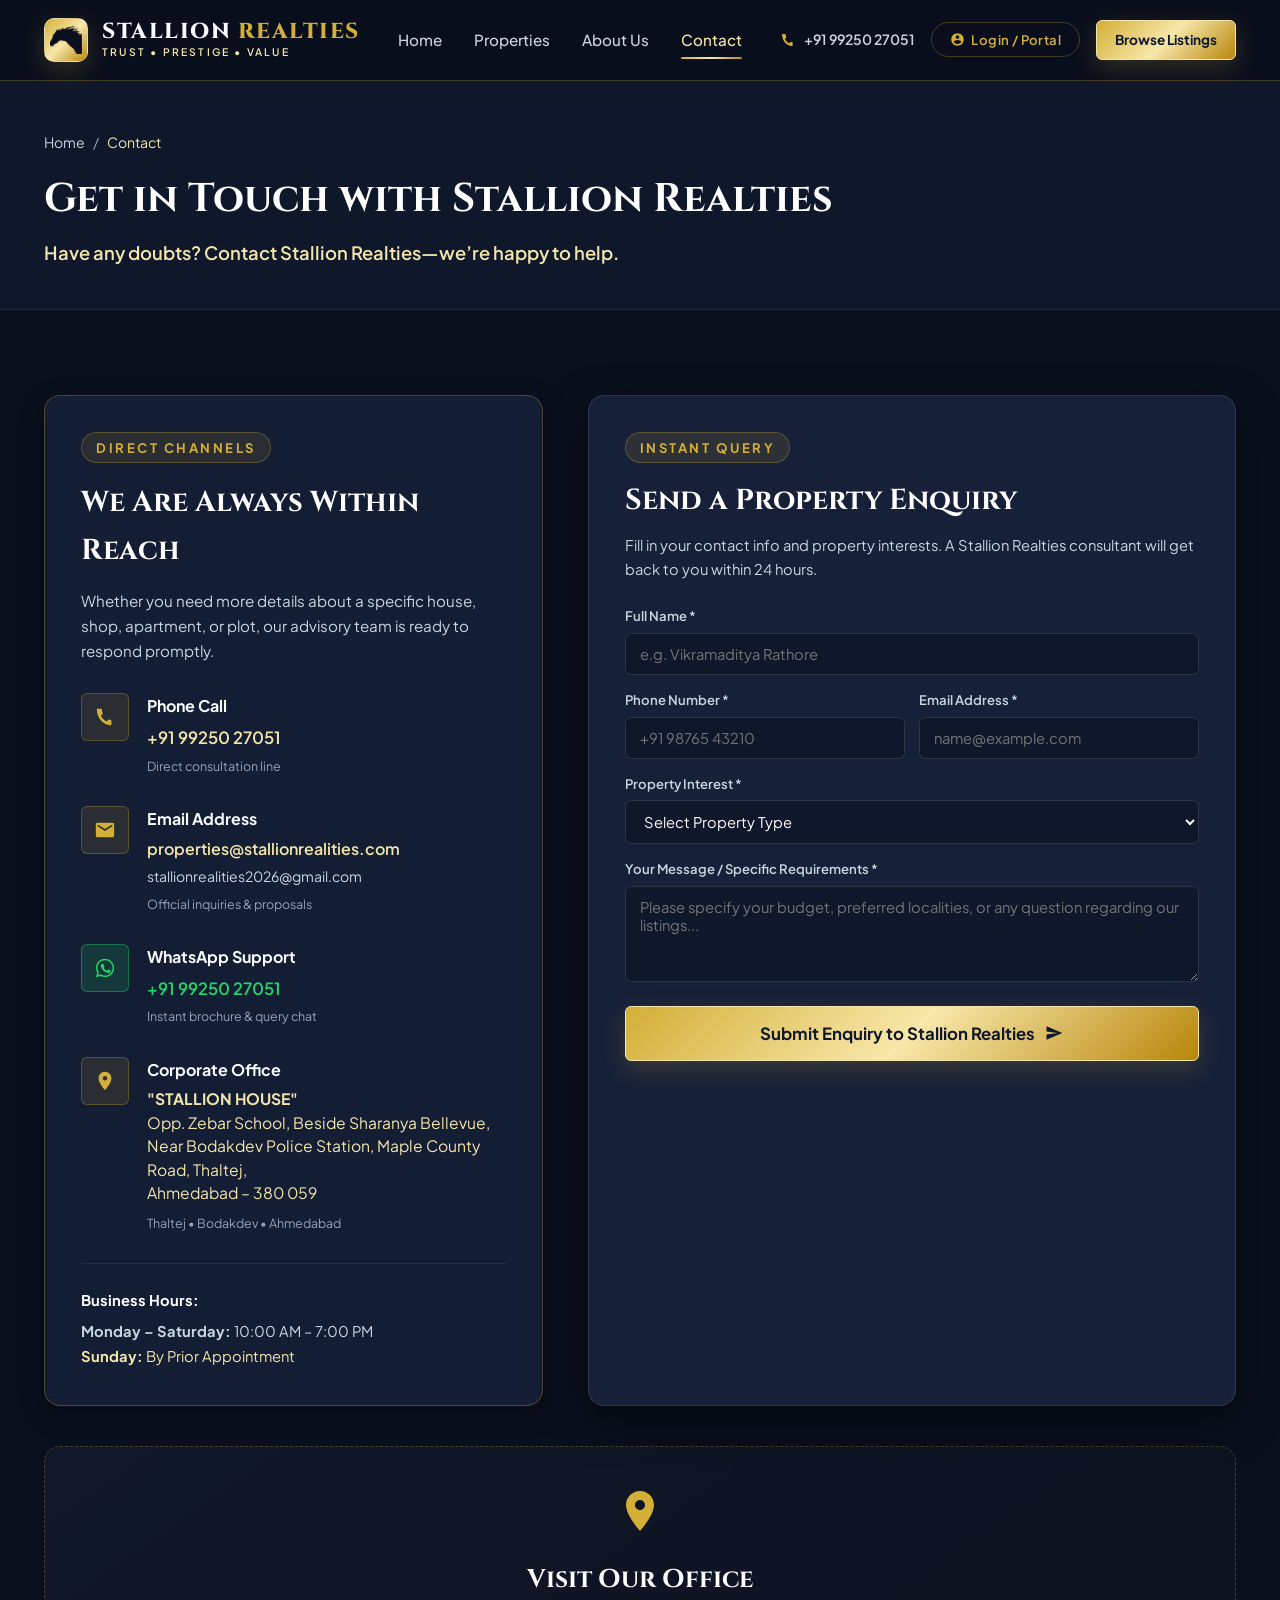
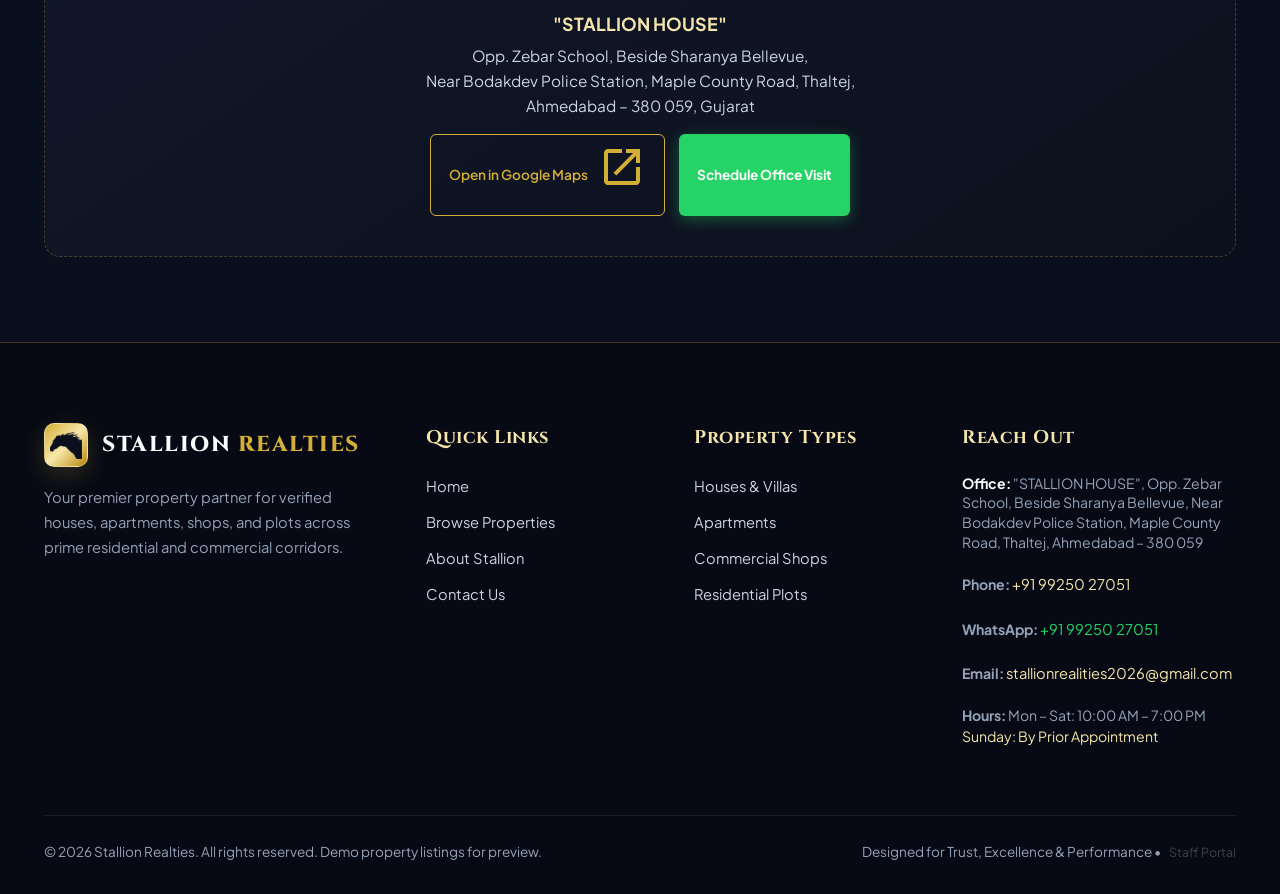
<file: contact.html>
<!DOCTYPE html>
<html lang="en">
<head>
  <meta charset="UTF-8" />
  <meta name="viewport" content="width=device-width, initial-scale=1.0" />
  <title>Contact Us | Stallion Realties - We're Happy to Help</title>
  <meta name="description" content="Have any doubts? Contact Stallion Realties—we're happy to help. Reach our team for property tours, buy/rent guidance, and commercial leasing." />
  
  <link rel="stylesheet" href="css/style.css" />
  <link rel="stylesheet" href="css/responsive.css" />
</head>
<body>

  <!-- ========================================================================
       SITE HEADER / NAVIGATION
       ======================================================================== -->
  <header class="site-header">
    <div class="container header-inner">
      <a href="index.html" class="brand-logo" aria-label="Stallion Realties Home">
        <div class="logo-crest"><img src="assets/images/stallion-horse-black-clean.png" alt="Stallion Realties Horse Logo" class="logo-horse-img" /></div>
        <div class="brand-text-wrap">
          <span class="brand-name">Stallion <span>Realties</span></span>
          <span class="brand-tagline">Trust &bull; Prestige &bull; Value</span>
        </div>
      </a>

      <nav class="nav-menu" aria-label="Main Navigation">
        <a href="index.html" class="nav-link">Home</a>
        <a href="properties.html" class="nav-link">Properties</a>
        <a href="about.html" class="nav-link">About Us</a>
        <a href="contact.html" class="nav-link active">Contact</a>
      </nav>

      <div class="nav-actions">
        <a href="tel:+919925027051" class="header-phone" title="Call Stallion Realties">
          <svg viewBox="0 0 24 24"><path d="M20.01 15.38c-1.23 0-2.42-.2-3.53-.56a.977.977 0 00-1.01.24l-1.57 1.97c-2.83-1.44-5.15-3.75-6.59-6.59l1.97-1.57c.28-.27.36-.67.25-1.02A11.36 11.36 0 018.57 3.99c.07-.55-.38-1-.94-1H4.03c-.56 0-1.03.45-1 1.01C3.6 13.9 10.1 20.4 18.01 20.97c.56.03 1.01-.44 1.01-1v-3.59c0-.56-.45-1-1.01-1z"/></svg>
          <span>+91 99250 27051</span>
        </a>

        <div id="navAuthMount" style="display: inline-flex; align-items: center;"></div>

        <a href="properties.html" class="btn btn-gold btn-sm">
          Browse Listings
        </a>

        <button class="mobile-toggle" aria-label="Open mobile menu">
          <svg viewBox="0 0 24 24"><path d="M3 18h18v-2H3v2zm0-5h18v-2H3v2zm0-7v2h18V6H3z"/></svg>
        </button>
      </div>
    </div>
  </header>

  <!-- Mobile Off-Canvas Drawer -->
  <div class="drawer-overlay"></div>
  <aside class="mobile-drawer" aria-label="Mobile Navigation Drawer">
    <div class="drawer-header">
      <div class="brand-text-wrap">
        <span class="brand-name">Stallion <span>Realties</span></span>
        <span class="brand-tagline">Property Advisory</span>
      </div>
      <button class="drawer-close" aria-label="Close menu">
        <svg width="24" height="24" viewBox="0 0 24 24" fill="currentColor"><path d="M19 6.41L17.59 5 12 10.59 6.41 5 5 6.41 10.59 12 5 17.59 6.41 19 12 13.41 17.59 19 19 17.59 13.41 12z"/></svg>
      </button>
    </div>

    <nav class="drawer-links">
      <a href="index.html" class="drawer-link">Home</a>
      <a href="properties.html" class="drawer-link">Properties</a>
      <a href="about.html" class="drawer-link">About Us</a>
      <a href="contact.html" class="drawer-link active">Contact</a>
    </nav>

    <div style="margin-top: auto; padding-top: 20px; border-top: 1px solid rgba(255,255,255,0.08);">
      <a href="tel:+919925027051" class="btn btn-secondary" style="width: 100%; margin-bottom: 12px;">
        Call +91 99250 27051
      </a>
      <a href="properties.html" class="btn btn-gold" style="width: 100%;">
        Browse Properties
      </a>
    </div>
  </aside>

  <main>
    <!-- ======================================================================
         PAGE HERO
         ====================================================================== -->
    <div class="page-hero-compact">
      <div class="container">
        <nav style="display: flex; gap: 8px; font-size: 0.88rem; color: var(--text-muted); margin-bottom: 12px;">
          <a href="index.html" style="color: var(--text-secondary);">Home</a>
          <span>/</span>
          <span style="color: var(--gold-light);">Contact</span>
        </nav>
        <h1 style="font-family: var(--font-serif); font-size: 2.5rem; font-weight: 700; color: #fff;">
          Get in Touch with <span class="text-gold">Stallion Realties</span>
        </h1>
        <p style="color: var(--gold-light); font-size: 1.15rem; font-weight: 600; margin-top: 6px;">
          Have any doubts? Contact Stallion Realties—we’re happy to help.
        </p>
      </div>
    </div>

    <!-- ======================================================================
         CONTACT SECTION: DETAILS & FORM
         ====================================================================== -->
    <section class="section">
      <div class="container">
        <div class="contact-layout">

          <!-- Left Column: Contact Details with Editable Placeholders -->
          <div class="contact-info-card">
            <span class="section-tag" style="margin-bottom: 16px;">Direct Channels</span>
            <h2 style="font-family: var(--font-serif); font-size: 1.8rem; margin-bottom: 14px; color: #fff;">
              We Are Always Within Reach
            </h2>
            <p style="color: var(--text-secondary); margin-bottom: 30px; font-size: 0.95rem;">
              Whether you need more details about a specific house, shop, apartment, or plot, our advisory team is ready to respond promptly.
            </p>

            <!-- Phone -->
            <div class="contact-method">
              <div class="contact-icon">
                <svg viewBox="0 0 24 24"><path d="M20.01 15.38c-1.23 0-2.42-.2-3.53-.56a.977.977 0 00-1.01.24l-1.57 1.97c-2.83-1.44-5.15-3.75-6.59-6.59l1.97-1.57c.28-.27.36-.67.25-1.02A11.36 11.36 0 018.57 3.99c.07-.55-.38-1-.94-1H4.03c-.56 0-1.03.45-1 1.01C3.6 13.9 10.1 20.4 18.01 20.97c.56.03 1.01-.44 1.01-1v-3.59c0-.56-.45-1-1.01-1z"/></svg>
              </div>
              <div class="contact-details-text">
                <h4>Phone Call</h4>
                <p style="font-size: 1.05rem; color: var(--gold-light); font-weight: 600;">
                  <a href="tel:+919925027051" style="color: var(--gold-light); text-decoration: none;">+91 99250 27051</a>
                </p>
                <span style="font-size: 0.78rem; color: var(--text-muted);">Direct consultation line</span>
              </div>
            </div>

            <!-- Email -->
            <div class="contact-method">
              <div class="contact-icon">
                <svg viewBox="0 0 24 24"><path d="M20 4H4c-1.1 0-1.99.9-1.99 2L2 18c0 1.1.9 2 2 2h16c1.1 0 2-.9 2-2V6c0-1.1-.9-2-2-2zm0 4l-8 5-8-5V6l8 5 8-5v2z"/></svg>
              </div>
              <div class="contact-details-text">
                <h4>Email Address</h4>
                <p style="font-size: 1rem; color: var(--gold-light); font-weight: 600; margin-bottom: 2px;">
                  <a href="mailto:properties@stallionrealities.com" style="color: var(--gold-light); text-decoration: none;">properties@stallionrealities.com</a>
                </p>
                <p style="font-size: 0.88rem; color: var(--text-secondary); margin-bottom: 2px;">
                  <a href="mailto:stallionrealities2026@gmail.com" style="color: var(--text-secondary); text-decoration: none;">stallionrealities2026@gmail.com</a>
                </p>
                <span style="font-size: 0.78rem; color: var(--text-muted);">Official inquiries &amp; proposals</span>
              </div>
            </div>

            <!-- WhatsApp -->
            <div class="contact-method">
              <div class="contact-icon" style="background: rgba(37, 211, 102, 0.15); border-color: rgba(37, 211, 102, 0.4);">
                <svg viewBox="0 0 24 24" style="fill: var(--whatsapp-green);"><path d="M12.04 2C6.58 2 2.13 6.45 2.13 11.91C2.13 13.66 2.59 15.36 3.45 16.86L2.05 22L7.3 20.62C8.75 21.41 10.38 21.83 12.04 21.83C17.5 21.83 21.95 17.38 21.95 11.92C21.95 9.27 20.92 6.78 19.05 4.91C17.18 3.03 14.69 2 12.04 2M12.05 3.67C14.25 3.67 16.31 4.53 17.87 6.09C19.42 7.65 20.28 9.72 20.28 11.92C20.28 16.46 16.58 20.15 12.04 20.15C10.56 20.15 9.11 19.76 7.85 19L7.55 18.83L4.43 19.65L5.26 16.61L5.06 16.29C4.24 15 3.8 13.47 3.8 11.91C3.81 7.37 7.5 3.67 12.05 3.67M9.11 7.39C8.94 7.39 8.66 7.46 8.42 7.72C8.18 7.98 7.5 8.63 7.5 9.94C7.5 11.25 8.46 12.5 8.59 12.69C8.73 12.87 10.45 15.54 13.1 16.68C13.73 16.95 14.22 17.11 14.61 17.23C15.24 17.43 15.82 17.4 16.28 17.34C16.79 17.26 17.85 16.69 18.07 16.07C18.29 15.45 18.29 14.92 18.23 14.81C18.16 14.71 17.99 14.64 17.73 14.51C17.48 14.39 16.23 13.78 16 13.69C15.77 13.61 15.6 13.56 15.43 13.82C15.26 14.08 14.77 14.64 14.62 14.81C14.47 14.99 14.32 15.01 14.07 14.88C13.81 14.76 12.99 14.49 12.01 13.62C11.26 12.94 10.74 12.11 10.6 11.86C10.45 11.6 10.58 11.47 10.71 11.34C10.83 11.22 10.97 11.04 11.1 10.89C11.23 10.74 11.27 10.63 11.36 10.46C11.45 10.28 11.4 10.13 11.34 10.01C11.27 9.88 10.78 8.68 10.58 8.18C10.38 7.7 10.18 7.76 10.02 7.75C9.88 7.75 9.71 7.74 9.54 7.74C9.37 7.74 9.11 7.39 9.11 7.39Z"/></svg>
              </div>
              <div class="contact-details-text">
                <h4>WhatsApp Support</h4>
                <p style="font-size: 1.05rem; color: var(--whatsapp-green); font-weight: 600;">
                  <a href="https://wa.me/919925027051" target="_blank" rel="noopener noreferrer" style="color: var(--whatsapp-green); text-decoration: none;">+91 99250 27051</a>
                </p>
                <span style="font-size: 0.78rem; color: var(--text-muted);">Instant brochure &amp; query chat</span>
              </div>
            </div>

            <!-- Office Address -->
            <div class="contact-method">
              <div class="contact-icon">
                <svg viewBox="0 0 24 24"><path d="M12 2C8.13 2 5 5.13 5 9c0 5.25 7 13 7 13s7-7.75 7-13c0-3.87-3.13-7-7-7zm0 9.5c-1.38 0-2.5-1.12-2.5-2.5s1.12-2.5 2.5-2.5 2.5 1.12 2.5 2.5-1.12 2.5-2.5 2.5z"/></svg>
              </div>
              <div class="contact-details-text">
                <h4>Corporate Office</h4>
                <p style="font-size: 0.98rem; color: var(--gold-light); line-height: 1.5; margin-bottom: 4px;">
                  <strong>"STALLION HOUSE"</strong><br/>
                  Opp. Zebar School, Beside Sharanya Bellevue,<br/>
                  Near Bodakdev Police Station, Maple County Road, Thaltej,<br/>
                  Ahmedabad &ndash; 380 059
                </p>
                <span style="font-size: 0.78rem; color: var(--text-muted);">Thaltej &bull; Bodakdev &bull; Ahmedabad</span>
              </div>
            </div>

            <hr style="border: 0; border-top: 1px solid rgba(255,255,255,0.08); margin: 24px 0;" />

            <!-- Working Hours -->
            <div style="font-size: 0.92rem; color: var(--text-secondary); line-height: 1.7;">
              <strong style="color: #fff; display: block; margin-bottom: 6px;">Business Hours:</strong>
              <div><strong>Monday &ndash; Saturday:</strong> 10:00 AM &ndash; 7:00 PM</div>
              <div style="color: var(--gold-light);"><strong>Sunday:</strong> By Prior Appointment</div>
            </div>
          </div>

          <!-- Right Column: Interactive Enquiry Form -->
          <div class="contact-form-card">
            <span class="section-tag" style="margin-bottom: 14px;">Instant Query</span>
            <h2 style="font-family: var(--font-serif); font-size: 1.8rem; margin-bottom: 8px; color: #fff;">
              Send a Property Enquiry
            </h2>
            <p style="color: var(--text-secondary); margin-bottom: 24px; font-size: 0.92rem;">
              Fill in your contact info and property interests. A Stallion Realties consultant will get back to you within 24 hours.
            </p>

            <form id="stallionContactForm" class="quick-enquiry-form">
              <!-- Full Name -->
              <div class="form-field">
                <label for="contactName">Full Name *</label>
                <input 
                  type="text" 
                  id="contactName" 
                  class="form-input" 
                  placeholder="e.g. Vikramaditya Rathore" 
                  required 
                />
              </div>

              <!-- Phone & Email in 2 columns -->
              <div style="display: grid; grid-template-columns: 1fr 1fr; gap: 14px;">
                <div class="form-field">
                  <label for="contactPhone">Phone Number *</label>
                  <input 
                    type="tel" 
                    id="contactPhone" 
                    class="form-input" 
                    placeholder="+91 98765 43210" 
                    required 
                  />
                </div>

                <div class="form-field">
                  <label for="contactEmail">Email Address *</label>
                  <input 
                    type="email" 
                    id="contactEmail" 
                    class="form-input" 
                    placeholder="name@example.com" 
                    required 
                  />
                </div>
              </div>

              <!-- Property Interest Choice -->
              <div class="form-field">
                <label for="contactInterest">Property Interest *</label>
                <select id="contactInterest" class="form-input" required>
                  <option value="">Select Property Type</option>
                  <option value="House / Villa">House / Villa (Sale/Rent)</option>
                  <option value="Apartment / Flat">Apartment / Flat (Sale/Rent)</option>
                  <option value="Commercial Shop">Commercial Shop / Showroom</option>
                  <option value="Residential Plot">Residential Plot / Land</option>
                  <option value="Commercial Land">Commercial Land / Highway Plot</option>
                  <option value="General Consultation">General Property Advisory</option>
                </select>
              </div>

              <!-- Message -->
              <div class="form-field">
                <label for="contactMessage">Your Message / Specific Requirements *</label>
                <textarea 
                  id="contactMessage" 
                  class="form-input" 
                  rows="4" 
                  placeholder="Please specify your budget, preferred localities, or any question regarding our listings..." 
                  required
                ></textarea>
              </div>

              <button type="submit" class="btn btn-gold btn-lg" style="width: 100%; margin-top: 10px;">
                Submit Enquiry to Stallion Realties
                <svg width="18" height="18" viewBox="0 0 24 24" fill="currentColor"><path d="M2.01 21L23 12 2.01 3 2 10l15 2-15 2z"/></svg>
              </button>
            </form>
          </div>

        </div>

        <!-- ====================================================================
             OFFICE LOCATION & MAP CARD
             ==================================================================== -->
        <div class="map-placeholder-box" style="padding: 40px 24px; background: linear-gradient(145deg, rgba(21, 28, 48, 0.7) 0%, rgba(13, 17, 30, 0.95) 100%);">
          <svg viewBox="0 0 24 24"><path d="M12 2C8.13 2 5 5.13 5 9c0 5.25 7 13 7 13s7-7.75 7-13c0-3.87-3.13-7-7-7zm0 9.5c-1.38 0-2.5-1.12-2.5-2.5s1.12-2.5 2.5-2.5 2.5 1.12 2.5 2.5-1.12 2.5-2.5 2.5z"/></svg>
          <h3 style="font-family: var(--font-serif); font-size: 1.6rem; color: #fff; margin-bottom: 8px;">
            Visit Our Office
          </h3>
          <div style="color: var(--gold-light); font-size: 1.12rem; font-weight: 700; margin-bottom: 6px;">
            "STALLION HOUSE"
          </div>
          <p style="color: var(--text-secondary); max-width: 600px; margin: 0 auto 16px; font-size: 0.96rem; line-height: 1.6;">
            Opp. Zebar School, Beside Sharanya Bellevue,<br/>
            Near Bodakdev Police Station, Maple County Road, Thaltej,<br/>
            Ahmedabad &ndash; 380 059, Gujarat
          </p>
          <div style="display: flex; justify-content: center; gap: 14px; flex-wrap: wrap;">
            <a href="https://maps.google.com/?q=Stallion+House+Maple+County+Road+Thaltej+Ahmedabad+380059" target="_blank" rel="noopener noreferrer" class="btn btn-outline-gold btn-sm">
              Open in Google Maps
              <svg width="14" height="14" viewBox="0 0 24 24" fill="currentColor"><path d="M19 19H5V5h7V3H5c-1.11 0-2 .9-2 2v14c0 1.1.89 2 2 2h14c1.1 0 2-.9 2-2v-7h-2v7zM14 3v2h3.59l-9.83 9.83 1.41 1.41L19 6.41V10h2V3h-7z"/></svg>
            </a>
            <a href="https://wa.me/919925027051?text=Hi%20Stallion%20Realties,%20I%20would%20like%20to%20visit%20your%20office%20at%20Stallion%20House." target="_blank" rel="noopener noreferrer" class="btn btn-whatsapp btn-sm">
              Schedule Office Visit
            </a>
          </div>
        </div>

      </div>
    </section>
  </main>

  <!-- ========================================================================
       SITE FOOTER
       ======================================================================== -->
  <footer class="site-footer">
    <div class="container">
      <div class="footer-top">
        <div class="footer-brand">
          <a href="index.html" class="brand-logo">
            <div class="logo-crest"><img src="assets/images/stallion-horse-black-clean.png" alt="Stallion Realties Horse Logo" class="logo-horse-img" /></div>
            <div class="brand-text-wrap">
              <span class="brand-name">Stallion <span>Realties</span></span>
            </div>
          </a>
          <p>
            Your premier property partner for verified houses, apartments, shops, and plots across prime residential and commercial corridors.
          </p>
        </div>

        <div>
          <h4 class="footer-title">Quick Links</h4>
          <div class="footer-links">
            <a href="index.html">Home</a>
            <a href="properties.html">Browse Properties</a>
            <a href="about.html">About Stallion</a>
            <a href="contact.html">Contact Us</a>
          </div>
        </div>

        <div>
          <h4 class="footer-title">Property Types</h4>
          <div class="footer-links">
            <a href="properties.html?type=house">Houses &amp; Villas</a>
            <a href="properties.html?type=apartment">Apartments</a>
            <a href="properties.html?type=shop">Commercial Shops</a>
            <a href="properties.html?type=plot">Residential Plots</a>
          </div>
        </div>

        <div>
          <h4 class="footer-title">Reach Out</h4>
          <div class="footer-links" style="color: var(--text-muted); font-size: 0.88rem;">
            <p style="margin-bottom: 8px; line-height: 1.4;">
              <strong style="color: #fff;">Office:</strong> "STALLION HOUSE", Opp. Zebar School, Beside Sharanya Bellevue, Near Bodakdev Police Station, Maple County Road, Thaltej, Ahmedabad &ndash; 380 059
            </p>
            <p style="margin-bottom: 8px;"><strong>Phone:</strong> <a href="tel:+919925027051" style="color: var(--gold-light); text-decoration: none;">+91 99250 27051</a></p>
            <p style="margin-bottom: 8px;"><strong>WhatsApp:</strong> <a href="https://wa.me/919925027051" target="_blank" rel="noopener noreferrer" style="color: var(--whatsapp-green); text-decoration: none;">+91 99250 27051</a></p>
            <p style="margin-bottom: 8px;"><strong>Email:</strong> <a href="mailto:stallionrealities2026@gmail.com" style="color: var(--gold-light); text-decoration: none;">stallionrealities2026@gmail.com</a></p>
            <p style="margin-bottom: 8px; line-height: 1.5;"><strong>Hours:</strong> Mon &ndash; Sat: 10:00 AM &ndash; 7:00 PM<br/><span style="color: var(--gold-light);">Sunday: By Prior Appointment</span></p>
          </div>
        </div>
      </div>

      <div class="footer-bottom">
        <div>
          &copy; 2026 Stallion Realties. All rights reserved. Demo property listings for preview.
        </div>
        <div>
          Designed for Trust, Excellence &amp; Performance &bull; <a href="admin-login.html" class="discreet-staff-link" style="color: rgba(255,255,255,0.22); font-size: 0.78rem; text-decoration: none; margin-left: 6px;" title="Staff Access">Staff Portal</a>
        </div>
      </div>
    </div>
  </footer>

  <!-- Scripts -->
  <script src="js/properties-data.js"></script>
  <script src="js/property-storage.js"></script>
  <script src="js/auth.js"></script>
  <script src="js/user-auth.js"></script>
  <script src="js/auth-modal.js"></script>
  <script src="js/main.js"></script>
  <script src="js/contact.js"></script>
</body>
</html>
</file>
<file: css/style.css>
/* ==========================================================================
   STALLION REALTIES - MASTER STYLESHEET
   Aesthetics: Deep Navy / Obsidian Base with Regal Gold Accents
   ========================================================================== */

@import url('https://fonts.googleapis.com/css2?family=Cinzel:wght@500;600;700;800&family=Plus+Jakarta+Sans:ital,wght@0,300;0,400;0,500;0,600;0,700;1,400&display=swap');

:root {
  /* Colors */
  --bg-primary: #0a0f1d;
  --bg-secondary: #0f172a;
  --bg-surface: #131d33;
  --bg-card: #162038;
  --bg-card-hover: #1c2a4a;
  --bg-glass: rgba(19, 29, 51, 0.75);
  
  /* Gold Palette (Stallion Regal Motifs) */
  --gold-primary: #d4af37;
  --gold-light: #f3e5ab;
  --gold-dark: #aa820a;
  --gold-gradient: linear-gradient(135deg, #d4af37 0%, #f7e7a9 50%, #b8860b 100%);
  --gold-glow: rgba(212, 175, 55, 0.25);
  --gold-subtle: rgba(212, 175, 55, 0.12);
  --gold-border: rgba(212, 175, 55, 0.28);
  
  /* Text */
  --text-primary: #f8fafc;
  --text-secondary: #cbd5e1;
  --text-muted: #94a3b8;
  --text-dark: #0f172a;
  
  /* Accents */
  --accent-blue: #3b82f6;
  --accent-green: #10b981;
  --accent-red: #ef4444;
  --whatsapp-green: #25d366;
  --whatsapp-hover: #20ba59;
  
  /* Typography */
  --font-serif: 'Cinzel', Georgia, serif;
  --font-sans: 'Plus Jakarta Sans', -apple-system, BlinkMacSystemFont, 'Segoe UI', Roboto, sans-serif;
  
  /* Spacing & Layout */
  --container-max: 1240px;
  --radius-sm: 6px;
  --radius-md: 10px;
  --radius-lg: 16px;
  --radius-xl: 24px;
  --radius-full: 9999px;
  
  /* Shadows & Elevation */
  --shadow-sm: 0 2px 8px rgba(0, 0, 0, 0.2);
  --shadow-md: 0 8px 24px rgba(0, 0, 0, 0.35);
  --shadow-lg: 0 16px 40px rgba(0, 0, 0, 0.5);
  --shadow-gold: 0 8px 25px rgba(212, 175, 55, 0.2);
  --shadow-gold-lg: 0 12px 35px rgba(212, 175, 55, 0.3);
  
  /* Transitions */
  --transition-fast: 0.2s cubic-bezier(0.4, 0, 0.2, 1);
  --transition-normal: 0.3s cubic-bezier(0.4, 0, 0.2, 1);
  --transition-slow: 0.5s cubic-bezier(0.4, 0, 0.2, 1);
}

/* ==========================================================================
   CSS RESET & BASE STYLES
   ========================================================================== */
*, *::before, *::after {
  box-sizing: border-box;
  margin: 0;
  padding: 0;
}

html {
  scroll-behavior: smooth;
  font-size: 16px;
  color-scheme: dark;
}

body {
  font-family: var(--font-sans);
  background-color: var(--bg-primary);
  color: var(--text-primary);
  line-height: 1.65;
  overflow-x: hidden;
  min-height: 100vh;
  display: flex;
  flex-direction: column;
}

main {
  flex: 1;
}

img {
  max-width: 100%;
  height: auto;
  display: block;
}

a {
  color: inherit;
  text-decoration: none;
  transition: color var(--transition-fast);
}

button, input, select, textarea {
  font-family: inherit;
  font-size: 1rem;
  color: inherit;
}

button {
  cursor: pointer;
  border: none;
  background: none;
}

ul, ol {
  list-style: none;
}

/* Container */
.container {
  width: 100%;
  max-width: var(--container-max);
  margin-left: auto;
  margin-right: auto;
  padding-left: 24px;
  padding-right: 24px;
}

/* Section Common */
.section {
  padding: 85px 0;
  position: relative;
}

.section-darker {
  background-color: var(--bg-secondary);
}

.section-header {
  text-align: center;
  max-width: 760px;
  margin: 0 auto 50px;
}

.section-tag {
  display: inline-block;
  font-size: 0.82rem;
  font-weight: 700;
  text-transform: uppercase;
  letter-spacing: 2.5px;
  color: var(--gold-primary);
  margin-bottom: 12px;
  padding: 4px 14px;
  background: var(--gold-subtle);
  border: 1px solid var(--gold-border);
  border-radius: var(--radius-full);
}

.section-title {
  font-family: var(--font-serif);
  font-size: 2.4rem;
  font-weight: 700;
  line-height: 1.25;
  color: var(--text-primary);
  margin-bottom: 16px;
  letter-spacing: -0.5px;
}

.section-title .text-gold {
  background: var(--gold-gradient);
  -webkit-background-clip: text;
  -webkit-text-fill-color: transparent;
}

.section-subtitle {
  font-size: 1.1rem;
  color: var(--text-secondary);
  line-height: 1.7;
}

/* ==========================================================================
   BUTTONS & BADGES
   ========================================================================== */
.btn {
  display: inline-flex;
  align-items: center;
  justify-content: center;
  gap: 10px;
  font-weight: 600;
  font-size: 0.95rem;
  padding: 13px 28px;
  border-radius: var(--radius-sm);
  transition: all var(--transition-normal);
  text-decoration: none;
  white-space: nowrap;
}

.btn-gold {
  background: var(--gold-gradient);
  color: var(--text-dark);
  font-weight: 700;
  box-shadow: var(--shadow-gold);
  border: 1px solid var(--gold-light);
}

.btn-gold:hover {
  transform: translateY(-2px);
  box-shadow: var(--shadow-gold-lg);
  filter: brightness(1.08);
  color: #000;
}

.btn-outline-gold {
  background: transparent;
  color: var(--gold-primary);
  border: 1.5px solid var(--gold-primary);
}

.btn-outline-gold:hover {
  background: var(--gold-subtle);
  color: #fff;
  border-color: var(--gold-light);
  transform: translateY(-2px);
}

.btn-secondary {
  background: rgba(255, 255, 255, 0.08);
  color: var(--text-primary);
  border: 1px solid rgba(255, 255, 255, 0.15);
}

.btn-secondary:hover {
  background: rgba(255, 255, 255, 0.14);
  transform: translateY(-2px);
  color: #fff;
}

.btn-whatsapp {
  background: var(--whatsapp-green);
  color: #ffffff;
  font-weight: 700;
  box-shadow: 0 4px 15px rgba(37, 211, 102, 0.35);
}

.btn-whatsapp:hover {
  background: var(--whatsapp-hover);
  box-shadow: 0 6px 20px rgba(37, 211, 102, 0.5);
  transform: translateY(-2px);
  color: #fff;
}

.btn-sm {
  padding: 8px 18px;
  font-size: 0.85rem;
}

.btn-lg {
  padding: 16px 36px;
  font-size: 1.05rem;
}

/* Badges */
.badge {
  display: inline-flex;
  align-items: center;
  gap: 6px;
  padding: 4px 10px;
  border-radius: var(--radius-sm);
  font-size: 0.75rem;
  font-weight: 600;
  text-transform: uppercase;
  letter-spacing: 0.5px;
}

.badge-demo {
  background: rgba(239, 68, 68, 0.15);
  color: #fca5a5;
  border: 1px solid rgba(239, 68, 68, 0.35);
}

.badge-status-sale {
  background: rgba(212, 175, 55, 0.18);
  color: #f7e7a9;
  border: 1px solid rgba(212, 175, 55, 0.45);
}

.badge-status-rent {
  background: rgba(59, 130, 246, 0.18);
  color: #93c5fd;
  border: 1px solid rgba(59, 130, 246, 0.45);
}

.badge-type {
  background: rgba(255, 255, 255, 0.1);
  color: var(--text-secondary);
  border: 1px solid rgba(255, 255, 255, 0.15);
}

/* Availability Status Badges */
.badge-avail-available {
  background: rgba(16, 185, 129, 0.18);
  color: #6ee7b7;
  border: 1px solid rgba(16, 185, 129, 0.45);
}

.badge-avail-sold {
  background: rgba(239, 68, 68, 0.25);
  color: #fca5a5;
  border: 1px solid rgba(239, 68, 68, 0.5);
}

.badge-avail-rented {
  background: rgba(168, 85, 247, 0.22);
  color: #d8b4fe;
  border: 1px solid rgba(168, 85, 247, 0.45);
}

.badge-avail-coming-soon {
  background: rgba(245, 158, 11, 0.22);
  color: #fcd34d;
  border: 1px solid rgba(245, 158, 11, 0.5);
}

/* ==========================================================================
   NAVIGATION BAR
   ========================================================================== */
.site-header {
  position: sticky;
  top: 0;
  z-index: 1000;
  background: rgba(10, 15, 29, 0.88);
  backdrop-filter: blur(14px);
  -webkit-backdrop-filter: blur(14px);
  border-bottom: 1px solid var(--gold-border);
  transition: all var(--transition-normal);
}

.header-inner {
  display: flex;
  align-items: center;
  justify-content: space-between;
  height: 80px;
}

/* Brand Logo */
.brand-logo {
  display: flex;
  align-items: center;
  gap: 14px;
  text-decoration: none;
}

.logo-crest {
  width: 44px;
  height: 44px;
  background: var(--gold-gradient);
  border-radius: var(--radius-md);
  display: flex;
  align-items: center;
  justify-content: center;
  box-shadow: var(--shadow-gold);
  border: 1px solid rgba(255, 255, 255, 0.3);
  flex-shrink: 0;
}

.logo-crest svg {
  width: 26px;
  height: 26px;
  fill: var(--text-dark);
}

.logo-crest img,
.logo-horse-img {
  width: 32px;
  height: auto;
  max-height: 28px;
  object-fit: contain;
  display: block;
}

.brand-text-wrap {
  display: flex;
  flex-direction: column;
}

.brand-name {
  font-family: var(--font-serif);
  font-size: 1.35rem;
  font-weight: 800;
  letter-spacing: 1.5px;
  color: var(--text-primary);
  line-height: 1.1;
  text-transform: uppercase;
}

.brand-name span {
  color: var(--gold-primary);
}

.brand-tagline {
  font-size: 0.65rem;
  text-transform: uppercase;
  letter-spacing: 2.2px;
  color: var(--gold-light);
  font-weight: 600;
}

/* Nav Menu */
.nav-menu {
  display: flex;
  align-items: center;
  gap: 32px;
}

.nav-link {
  font-size: 0.95rem;
  font-weight: 500;
  color: var(--text-secondary);
  position: relative;
  padding: 6px 0;
  transition: color var(--transition-fast);
}

.nav-link:hover, .nav-link.active {
  color: var(--gold-light);
}

.nav-link::after {
  content: '';
  position: absolute;
  bottom: 0;
  left: 0;
  width: 0;
  height: 2px;
  background: var(--gold-gradient);
  transition: width var(--transition-normal);
  border-radius: var(--radius-full);
}

.nav-link:hover::after, .nav-link.active::after {
  width: 100%;
}

.nav-actions {
  display: flex;
  align-items: center;
  gap: 16px;
}

.header-phone {
  display: flex;
  align-items: center;
  gap: 8px;
  font-size: 0.88rem;
  color: var(--text-secondary);
  font-weight: 600;
}

.header-phone svg {
  width: 16px;
  height: 16px;
  fill: var(--gold-primary);
}

.header-phone:hover {
  color: var(--gold-light);
}

/* Hamburger button (Mobile) */
.mobile-toggle {
  display: none;
  background: none;
  border: 1px solid rgba(255, 255, 255, 0.15);
  border-radius: var(--radius-sm);
  padding: 8px;
  color: var(--text-primary);
}

.mobile-toggle svg {
  width: 24px;
  height: 24px;
  fill: currentColor;
}

/* Mobile Off-canvas Drawer */
.mobile-drawer {
  position: fixed;
  top: 0;
  right: -100%;
  width: 80%;
  max-width: 360px;
  height: 100vh;
  background: var(--bg-surface);
  border-left: 1px solid var(--gold-border);
  box-shadow: var(--shadow-lg);
  z-index: 2000;
  padding: 30px 24px;
  display: flex;
  flex-direction: column;
  transition: right var(--transition-normal);
  overflow-y: auto;
}

.mobile-drawer.open {
  right: 0;
}

.drawer-overlay {
  position: fixed;
  inset: 0;
  background: rgba(0, 0, 0, 0.7);
  backdrop-filter: blur(4px);
  z-index: 1999;
  opacity: 0;
  pointer-events: none;
  transition: opacity var(--transition-normal);
}

.drawer-overlay.open {
  opacity: 1;
  pointer-events: auto;
}

.drawer-header {
  display: flex;
  align-items: center;
  justify-content: space-between;
  margin-bottom: 30px;
  padding-bottom: 16px;
  border-bottom: 1px solid rgba(255, 255, 255, 0.1);
}

.drawer-close {
  padding: 6px;
  color: var(--text-secondary);
}

.drawer-links {
  display: flex;
  flex-direction: column;
  gap: 18px;
  margin-bottom: 32px;
}

.drawer-link {
  font-size: 1.1rem;
  font-weight: 600;
  color: var(--text-secondary);
  padding: 8px 0;
  border-bottom: 1px solid rgba(255, 255, 255, 0.05);
}

.drawer-link.active, .drawer-link:hover {
  color: var(--gold-light);
}

/* ==========================================================================
   HERO SECTION (HOME)
   ========================================================================== */
.hero {
  position: relative;
  min-height: 88vh;
  display: flex;
  align-items: center;
  padding: 100px 0 80px;
  background: radial-gradient(circle at 50% 20%, rgba(21, 32, 56, 0.8) 0%, rgba(10, 15, 29, 0.98) 75%),
              url('https://images.unsplash.com/photo-1600585154340-be6161a56a0c?auto=format&fit=crop&w=2000&q=80') center/cover no-repeat;
  background-attachment: scroll;
}

.hero::before {
  content: '';
  position: absolute;
  inset: 0;
  background: linear-gradient(180deg, rgba(10, 15, 29, 0.75) 0%, rgba(10, 15, 29, 0.95) 100%);
}

.hero-content {
  position: relative;
  z-index: 2;
  text-align: center;
  max-width: 960px;
  margin: 0 auto;
}

.hero-badge {
  display: inline-flex;
  align-items: center;
  gap: 8px;
  background: rgba(212, 175, 55, 0.12);
  border: 1px solid var(--gold-border);
  padding: 6px 18px;
  border-radius: var(--radius-full);
  color: var(--gold-light);
  font-size: 0.85rem;
  font-weight: 600;
  margin-bottom: 24px;
  letter-spacing: 1px;
}

.hero-badge svg {
  width: 14px;
  height: 14px;
  fill: var(--gold-primary);
}

.hero-title {
  font-family: var(--font-serif);
  font-size: 3.6rem;
  font-weight: 800;
  line-height: 1.18;
  color: #ffffff;
  margin-bottom: 20px;
  letter-spacing: -0.5px;
}

.hero-title .highlight-gold {
  background: var(--gold-gradient);
  -webkit-background-clip: text;
  -webkit-text-fill-color: transparent;
  display: inline-block;
}

.hero-subtitle {
  font-size: 1.3rem;
  color: var(--text-secondary);
  margin-bottom: 45px;
  font-weight: 400;
  max-width: 720px;
  margin-left: auto;
  margin-right: auto;
}

/* ==========================================================================
   PROPERTY SEARCH COMPONENT (HERO & CATALOG)
   ========================================================================== */
.search-widget {
  background: var(--bg-surface);
  border: 1px solid var(--gold-border);
  border-radius: var(--radius-lg);
  padding: 24px;
  box-shadow: var(--shadow-lg), 0 0 40px rgba(0, 0, 0, 0.6);
  position: relative;
  z-index: 5;
}

.search-tabs {
  display: flex;
  gap: 8px;
  margin-bottom: 20px;
  border-bottom: 1px solid rgba(255, 255, 255, 0.08);
  padding-bottom: 14px;
}

.search-tab-btn {
  padding: 8px 24px;
  font-weight: 600;
  font-size: 0.95rem;
  border-radius: var(--radius-sm);
  color: var(--text-secondary);
  transition: all var(--transition-fast);
}

.search-tab-btn.active {
  background: var(--gold-gradient);
  color: var(--text-dark);
  font-weight: 700;
  box-shadow: var(--shadow-gold);
}

.search-form-grid {
  display: grid;
  grid-template-columns: 1.2fr 1.4fr 1.2fr auto;
  gap: 16px;
  align-items: center;
}

.search-field-group {
  display: flex;
  flex-direction: column;
  gap: 6px;
  text-align: left;
}

.search-label {
  font-size: 0.78rem;
  font-weight: 600;
  text-transform: uppercase;
  letter-spacing: 1px;
  color: var(--gold-light);
}

.search-input-wrap {
  position: relative;
  display: flex;
  align-items: center;
}

.search-input-wrap svg {
  position: absolute;
  left: 14px;
  width: 18px;
  height: 18px;
  fill: var(--gold-primary);
  pointer-events: none;
}

.search-control {
  width: 100%;
  background: rgba(10, 15, 29, 0.75);
  border: 1px solid rgba(255, 255, 255, 0.14);
  border-radius: var(--radius-sm);
  padding: 12px 14px 12px 42px;
  color: #fff;
  font-size: 0.95rem;
  transition: border-color var(--transition-fast), box-shadow var(--transition-fast);
}

.search-control:focus {
  outline: none;
  border-color: var(--gold-primary);
  box-shadow: 0 0 0 3px rgba(212, 175, 55, 0.2);
}

.search-control option {
  background: var(--bg-card);
  color: #fff;
}

.search-btn {
  height: 48px;
  padding: 0 32px;
  margin-top: 22px;
}

/* ==========================================================================
   PROPERTY CARDS & GRID
   ========================================================================== */
.properties-grid {
  display: grid;
  grid-template-columns: repeat(3, 1fr);
  gap: 30px;
}

.property-card {
  background: var(--bg-card);
  border: 1px solid rgba(255, 255, 255, 0.08);
  border-radius: var(--radius-md);
  overflow: hidden;
  display: flex;
  flex-direction: column;
  transition: transform var(--transition-normal), border-color var(--transition-normal), box-shadow var(--transition-normal);
  position: relative;
}

.property-card:hover {
  transform: translateY(-6px);
  border-color: var(--gold-border);
  box-shadow: var(--shadow-lg), 0 10px 30px rgba(0, 0, 0, 0.5);
}

.card-image-wrap {
  position: relative;
  aspect-ratio: 16 / 10;
  overflow: hidden;
  background: #0f172a;
}

.card-image {
  width: 100%;
  height: 100%;
  object-fit: cover;
  transition: transform 0.6s cubic-bezier(0.2, 0, 0.2, 1);
}

.property-card:hover .card-image {
  transform: scale(1.06);
}

.card-badges-top {
  position: absolute;
  top: 14px;
  left: 14px;
  right: 14px;
  display: flex;
  justify-content: space-between;
  align-items: center;
  z-index: 2;
  pointer-events: none;
}

.card-badges-top > * {
  pointer-events: auto;
}

.card-price-tag {
  position: absolute;
  bottom: 12px;
  left: 14px;
  background: rgba(10, 15, 29, 0.9);
  backdrop-filter: blur(8px);
  border: 1px solid var(--gold-border);
  padding: 6px 14px;
  border-radius: var(--radius-sm);
  z-index: 2;
}

.price-main {
  font-family: var(--font-serif);
  font-size: 1.25rem;
  font-weight: 700;
  color: var(--gold-light);
}

.card-body {
  padding: 22px;
  display: flex;
  flex-direction: column;
  flex: 1;
}

.card-title {
  font-size: 1.2rem;
  font-weight: 700;
  color: var(--text-primary);
  margin-bottom: 8px;
  line-height: 1.35;
}

.card-title a:hover {
  color: var(--gold-light);
}

.card-location {
  display: flex;
  align-items: center;
  gap: 6px;
  font-size: 0.88rem;
  color: var(--text-muted);
  margin-bottom: 18px;
}

.card-location svg {
  width: 14px;
  height: 14px;
  fill: var(--gold-primary);
  flex-shrink: 0;
}

.card-specs {
  display: grid;
  grid-template-columns: repeat(3, 1fr);
  gap: 12px;
  padding: 14px 0;
  border-top: 1px solid rgba(255, 255, 255, 0.08);
  border-bottom: 1px solid rgba(255, 255, 255, 0.08);
  margin-bottom: 20px;
}

.spec-item {
  display: flex;
  flex-direction: column;
  align-items: center;
  text-align: center;
}

.spec-item svg {
  width: 18px;
  height: 18px;
  fill: var(--gold-primary);
  margin-bottom: 4px;
}

.spec-val {
  font-size: 0.85rem;
  font-weight: 600;
  color: var(--text-secondary);
}

.spec-lbl {
  font-size: 0.7rem;
  color: var(--text-muted);
  text-transform: uppercase;
}

.card-footer {
  display: flex;
  align-items: center;
  justify-content: space-between;
  margin-top: auto;
}

.card-prop-type {
  font-size: 0.8rem;
  font-weight: 600;
  color: var(--text-muted);
  text-transform: capitalize;
}

/* ==========================================================================
   WHY CHOOSE STALLION REALTIES
   ========================================================================== */
.features-grid {
  display: grid;
  grid-template-columns: repeat(4, 1fr);
  gap: 24px;
}

.feature-box {
  background: var(--bg-surface);
  border: 1px solid rgba(255, 255, 255, 0.06);
  border-radius: var(--radius-md);
  padding: 36px 24px;
  text-align: center;
  transition: all var(--transition-normal);
  position: relative;
  overflow: hidden;
}

.feature-box::before {
  content: '';
  position: absolute;
  top: 0;
  left: 0;
  right: 0;
  height: 3px;
  background: var(--gold-gradient);
  opacity: 0;
  transition: opacity var(--transition-normal);
}

.feature-box:hover {
  transform: translateY(-6px);
  border-color: var(--gold-border);
  box-shadow: var(--shadow-gold);
}

.feature-box:hover::before {
  opacity: 1;
}

.feature-icon-wrap {
  width: 64px;
  height: 64px;
  margin: 0 auto 20px;
  border-radius: 50%;
  background: var(--gold-subtle);
  border: 1px solid var(--gold-border);
  display: flex;
  align-items: center;
  justify-content: center;
  transition: transform var(--transition-normal);
}

.feature-box:hover .feature-icon-wrap {
  transform: scale(1.1);
}

.feature-icon-wrap svg {
  width: 28px;
  height: 28px;
  fill: var(--gold-primary);
}

.feature-title {
  font-family: var(--font-serif);
  font-size: 1.2rem;
  font-weight: 700;
  color: var(--text-primary);
  margin-bottom: 12px;
}

.feature-desc {
  font-size: 0.9rem;
  color: var(--text-secondary);
  line-height: 1.6;
}

/* ==========================================================================
   TESTIMONIALS (SAMPLE CONTENT)
   ========================================================================== */
.testimonials-grid {
  display: grid;
  grid-template-columns: repeat(3, 1fr);
  gap: 30px;
}

.testimonial-card {
  background: var(--bg-card);
  border: 1px solid rgba(255, 255, 255, 0.08);
  border-radius: var(--radius-md);
  padding: 32px;
  position: relative;
  display: flex;
  flex-direction: column;
}

.testimonial-badge {
  align-self: flex-start;
  margin-bottom: 16px;
}

.testimonial-stars {
  display: flex;
  gap: 4px;
  margin-bottom: 16px;
}

.testimonial-stars svg {
  width: 16px;
  height: 16px;
  fill: var(--gold-primary);
}

.testimonial-text {
  font-size: 0.98rem;
  color: var(--text-secondary);
  font-style: italic;
  line-height: 1.7;
  margin-bottom: 24px;
  flex: 1;
}

.testimonial-user {
  display: flex;
  align-items: center;
  gap: 14px;
  border-top: 1px solid rgba(255, 255, 255, 0.08);
  padding-top: 18px;
}

.user-avatar {
  width: 46px;
  height: 46px;
  border-radius: 50%;
  border: 2px solid var(--gold-primary);
  object-fit: cover;
}

.user-details h4 {
  font-size: 0.95rem;
  font-weight: 700;
  color: var(--text-primary);
}

.user-details span {
  font-size: 0.8rem;
  color: var(--gold-light);
}

/* ==========================================================================
   CTA BANNER
   ========================================================================== */
.cta-section {
  position: relative;
  padding: 90px 0;
  background: radial-gradient(circle at center, rgba(30, 41, 59, 0.85) 0%, rgba(10, 15, 29, 0.98) 100%),
              url('https://images.unsplash.com/photo-1600607687939-ce8a6c25118c?auto=format&fit=crop&w=1800&q=80') center/cover no-repeat;
  border-top: 1px solid var(--gold-border);
  border-bottom: 1px solid var(--gold-border);
}

.cta-box {
  text-align: center;
  max-width: 800px;
  margin: 0 auto;
}

.cta-title {
  font-family: var(--font-serif);
  font-size: 2.6rem;
  font-weight: 700;
  color: #fff;
  margin-bottom: 18px;
}

.cta-desc {
  font-size: 1.15rem;
  color: var(--text-secondary);
  margin-bottom: 35px;
}

.cta-actions {
  display: flex;
  justify-content: center;
  gap: 18px;
  flex-wrap: wrap;
}

/* ==========================================================================
   CATALOG PAGE (PROPERTIES.HTML) SPECIFIC
   ========================================================================== */
.page-hero-compact {
  padding: 50px 0 40px;
  background: var(--bg-secondary);
  border-bottom: 1px solid rgba(255, 255, 255, 0.08);
}

.filter-bar-container {
  background: var(--bg-card);
  border: 1px solid var(--gold-border);
  border-radius: var(--radius-md);
  padding: 24px;
  margin-bottom: 40px;
  box-shadow: var(--shadow-md);
}

.filter-grid {
  display: grid;
  grid-template-columns: repeat(auto-fit, minmax(170px, 1fr)) auto;
  gap: 14px;
  align-items: flex-end;
}

.catalog-header-meta {
  display: flex;
  justify-content: space-between;
  align-items: center;
  margin-bottom: 24px;
  padding-bottom: 12px;
  border-bottom: 1px solid rgba(255, 255, 255, 0.06);
}

.results-count {
  font-size: 0.95rem;
  color: var(--text-secondary);
}

.results-count strong {
  color: var(--gold-light);
}

.no-results-box {
  grid-column: 1 / -1;
  text-align: center;
  padding: 70px 20px;
  background: var(--bg-surface);
  border: 1px dashed var(--gold-border);
  border-radius: var(--radius-md);
}

.no-results-box svg {
  width: 48px;
  height: 48px;
  fill: var(--gold-primary);
  margin-bottom: 16px;
}

.no-results-box h3 {
  font-family: var(--font-serif);
  font-size: 1.5rem;
  margin-bottom: 8px;
}

/* ==========================================================================
   PROPERTY DETAILS PAGE (PROPERTY-DETAILS.HTML)
   ========================================================================== */
.details-layout {
  display: grid;
  grid-template-columns: 1fr 380px;
  gap: 40px;
  margin-top: 30px;
}

/* Photo Gallery */
.gallery-section {
  margin-bottom: 40px;
}

.gallery-main-view {
  aspect-ratio: 16 / 9;
  border-radius: var(--radius-md);
  overflow: hidden;
  background: #000;
  border: 1px solid var(--gold-border);
  position: relative;
}

.gallery-main-img {
  width: 100%;
  height: 100%;
  object-fit: cover;
  transition: opacity 0.3s ease;
}

.gallery-thumbs {
  display: grid;
  grid-template-columns: repeat(5, 1fr);
  gap: 12px;
  margin-top: 14px;
}

.thumb-item {
  aspect-ratio: 16 / 10;
  border-radius: var(--radius-sm);
  overflow: hidden;
  cursor: pointer;
  border: 2px solid transparent;
  transition: all var(--transition-fast);
  background: #0f172a;
}

.thumb-item img {
  width: 100%;
  height: 100%;
  object-fit: cover;
  opacity: 0.65;
  transition: opacity var(--transition-fast);
}

.thumb-item.active, .thumb-item:hover {
  border-color: var(--gold-primary);
}

.thumb-item.active img, .thumb-item:hover img {
  opacity: 1;
}

/* Details Info Block */
.details-header-card {
  margin-bottom: 30px;
}

.details-title {
  font-family: var(--font-serif);
  font-size: 2.2rem;
  font-weight: 700;
  line-height: 1.25;
  margin: 12px 0;
}

.details-location {
  display: flex;
  align-items: center;
  gap: 8px;
  font-size: 1.05rem;
  color: var(--text-muted);
}

.details-location svg {
  width: 18px;
  height: 18px;
  fill: var(--gold-primary);
}

.details-specs-bar {
  display: grid;
  grid-template-columns: repeat(4, 1fr);
  gap: 16px;
  background: var(--bg-surface);
  border: 1px solid var(--gold-border);
  border-radius: var(--radius-md);
  padding: 20px;
  margin: 30px 0;
}

.details-spec-item {
  display: flex;
  align-items: center;
  gap: 14px;
}

.details-spec-icon {
  width: 44px;
  height: 44px;
  background: var(--gold-subtle);
  border-radius: var(--radius-sm);
  display: flex;
  align-items: center;
  justify-content: center;
  flex-shrink: 0;
}

.details-spec-icon svg {
  width: 22px;
  height: 22px;
  fill: var(--gold-primary);
}

.details-spec-text span {
  display: block;
  font-size: 0.75rem;
  color: var(--text-muted);
  text-transform: uppercase;
}

.details-spec-text strong {
  font-size: 1rem;
  color: var(--text-primary);
}

.details-content-block {
  background: var(--bg-card);
  border: 1px solid rgba(255, 255, 255, 0.08);
  border-radius: var(--radius-md);
  padding: 30px;
  margin-bottom: 30px;
}

.details-block-title {
  font-family: var(--font-serif);
  font-size: 1.4rem;
  margin-bottom: 18px;
  padding-bottom: 12px;
  border-bottom: 1px solid rgba(255, 255, 255, 0.08);
  color: var(--gold-light);
}

.features-list {
  display: grid;
  grid-template-columns: repeat(2, 1fr);
  gap: 14px;
}

.feature-check-item {
  display: flex;
  align-items: center;
  gap: 10px;
  font-size: 0.95rem;
  color: var(--text-secondary);
}

.feature-check-item svg {
  width: 18px;
  height: 18px;
  fill: var(--gold-primary);
  flex-shrink: 0;
}

/* Sticky Enquiry Sidebar */
.enquiry-sidebar {
  position: sticky;
  top: 100px;
  align-self: start;
}

.enquiry-card {
  background: var(--bg-surface);
  border: 1.5px solid var(--gold-border);
  border-radius: var(--radius-lg);
  padding: 28px;
  box-shadow: var(--shadow-lg), var(--shadow-gold);
}

.enquiry-price-box {
  margin-bottom: 24px;
  padding-bottom: 18px;
  border-bottom: 1px solid rgba(255, 255, 255, 0.08);
}

.enquiry-price-label {
  font-size: 0.8rem;
  text-transform: uppercase;
  letter-spacing: 1px;
  color: var(--text-muted);
}

.enquiry-price-val {
  font-family: var(--font-serif);
  font-size: 2.2rem;
  font-weight: 800;
  color: var(--gold-light);
  line-height: 1.1;
}

.enquiry-price-sqft {
  font-size: 0.88rem;
  color: var(--text-muted);
  margin-top: 4px;
}

.enquiry-actions {
  display: flex;
  flex-direction: column;
  gap: 12px;
  margin-bottom: 24px;
}

.quick-enquiry-form {
  display: flex;
  flex-direction: column;
  gap: 14px;
}

.form-field {
  display: flex;
  flex-direction: column;
  gap: 6px;
}

.form-field label {
  font-size: 0.82rem;
  font-weight: 600;
  color: var(--text-secondary);
}

.form-input {
  background: var(--bg-secondary);
  border: 1px solid rgba(255, 255, 255, 0.12);
  border-radius: var(--radius-sm);
  padding: 11px 14px;
  color: #fff;
  font-size: 0.92rem;
  transition: border-color var(--transition-fast);
}

.form-input:focus {
  outline: none;
  border-color: var(--gold-primary);
}

/* ==========================================================================
   ABOUT US PAGE SPECIFIC
   ========================================================================== */
.about-hero-grid {
  display: grid;
  grid-template-columns: 1.2fr 1fr;
  gap: 50px;
  align-items: center;
}

.about-image-stack {
  position: relative;
}

.about-image-main {
  border-radius: var(--radius-lg);
  border: 2px solid var(--gold-border);
  box-shadow: var(--shadow-lg);
}

.about-badge-floating {
  position: absolute;
  bottom: -25px;
  right: -20px;
  background: var(--bg-surface);
  border: 2px solid var(--gold-primary);
  border-radius: var(--radius-md);
  padding: 20px 28px;
  box-shadow: var(--shadow-gold-lg);
  text-align: center;
}

.about-badge-floating .stat-num {
  font-family: var(--font-serif);
  font-size: 2.2rem;
  font-weight: 800;
  color: var(--gold-light);
  line-height: 1;
}

.about-badge-floating .stat-lbl {
  font-size: 0.8rem;
  text-transform: uppercase;
  letter-spacing: 1px;
  color: var(--text-secondary);
}

.editable-highlight {
  position: relative;
  background: rgba(212, 175, 55, 0.05);
  border-left: 3px solid var(--gold-primary);
  padding: 16px 20px;
  border-radius: 0 var(--radius-sm) var(--radius-sm) 0;
  margin: 20px 0;
}

.editable-tag {
  display: inline-block;
  font-size: 0.72rem;
  font-weight: 700;
  text-transform: uppercase;
  letter-spacing: 1px;
  color: var(--gold-light);
  background: rgba(212, 175, 55, 0.18);
  padding: 2px 8px;
  border-radius: var(--radius-sm);
  margin-bottom: 8px;
}

.values-grid {
  display: grid;
  grid-template-columns: repeat(3, 1fr);
  gap: 24px;
}

.value-card {
  background: var(--bg-card);
  border: 1px solid rgba(255, 255, 255, 0.08);
  border-radius: var(--radius-md);
  padding: 30px 24px;
  text-align: left;
}

.value-card svg {
  width: 32px;
  height: 32px;
  fill: var(--gold-primary);
  margin-bottom: 16px;
}

.value-title {
  font-family: var(--font-serif);
  font-size: 1.25rem;
  margin-bottom: 10px;
}

/* ==========================================================================
   CONTACT PAGE SPECIFIC
   ========================================================================== */
.contact-layout {
  display: grid;
  grid-template-columns: 1fr 1.3fr;
  gap: 45px;
}

.contact-info-card {
  background: var(--bg-surface);
  border: 1px solid var(--gold-border);
  border-radius: var(--radius-lg);
  padding: 36px;
  box-shadow: var(--shadow-md);
}

.placeholder-pill {
  display: inline-flex;
  align-items: center;
  gap: 6px;
  font-size: 0.75rem;
  font-weight: 700;
  color: var(--gold-primary);
  background: rgba(212, 175, 55, 0.12);
  padding: 3px 10px;
  border-radius: var(--radius-sm);
  margin-top: 4px;
}

.contact-method {
  display: flex;
  gap: 18px;
  margin-bottom: 28px;
  align-items: flex-start;
}

.contact-icon {
  width: 48px;
  height: 48px;
  border-radius: var(--radius-sm);
  background: var(--gold-subtle);
  border: 1px solid var(--gold-border);
  display: flex;
  align-items: center;
  justify-content: center;
  flex-shrink: 0;
}

.contact-icon svg {
  width: 22px;
  height: 22px;
  fill: var(--gold-primary);
}

.contact-details-text h4 {
  font-size: 1rem;
  font-weight: 700;
  color: var(--text-primary);
  margin-bottom: 4px;
}

.contact-details-text p {
  font-size: 0.92rem;
  color: var(--text-secondary);
}

.contact-form-card {
  background: var(--bg-card);
  border: 1px solid rgba(255, 255, 255, 0.1);
  border-radius: var(--radius-lg);
  padding: 36px;
  box-shadow: var(--shadow-lg);
}

.map-placeholder-box {
  background: var(--bg-secondary);
  border: 1px dashed var(--gold-border);
  border-radius: var(--radius-lg);
  padding: 60px 20px;
  text-align: center;
  margin-top: 40px;
}

.map-placeholder-box svg {
  width: 48px;
  height: 48px;
  fill: var(--gold-primary);
  margin-bottom: 16px;
}

/* ==========================================================================
   UNIVERSAL FOOTER
   ========================================================================== */
.site-footer {
  background: #070a14;
  border-top: 1px solid var(--gold-border);
  padding: 80px 0 30px;
  margin-top: auto;
}

.footer-top {
  display: grid;
  grid-template-columns: 1.5fr 1fr 1fr 1.2fr;
  gap: 40px;
  margin-bottom: 60px;
}

.footer-brand p {
  font-size: 0.92rem;
  color: var(--text-muted);
  line-height: 1.7;
  margin: 18px 0;
  max-width: 320px;
}

.footer-title {
  font-family: var(--font-serif);
  font-size: 1.15rem;
  font-weight: 700;
  color: var(--gold-light);
  margin-bottom: 20px;
  letter-spacing: 0.5px;
}

.footer-links {
  display: flex;
  flex-direction: column;
  gap: 12px;
}

.footer-links a {
  font-size: 0.92rem;
  color: var(--text-secondary);
}

.footer-links a:hover {
  color: var(--gold-light);
  transform: translateX(4px);
}

.social-links {
  display: flex;
  gap: 12px;
  margin-top: 20px;
}

.social-icon {
  width: 38px;
  height: 38px;
  border-radius: 50%;
  background: rgba(255, 255, 255, 0.06);
  border: 1px solid rgba(255, 255, 255, 0.12);
  display: flex;
  align-items: center;
  justify-content: center;
  transition: all var(--transition-fast);
}

.social-icon svg {
  width: 18px;
  height: 18px;
  fill: var(--text-secondary);
}

.social-icon:hover {
  background: var(--gold-primary);
  border-color: var(--gold-light);
  transform: translateY(-3px);
}

.social-icon:hover svg {
  fill: var(--text-dark);
}

.footer-bottom {
  border-top: 1px solid rgba(255, 255, 255, 0.08);
  padding-top: 25px;
  display: flex;
  justify-content: space-between;
  align-items: center;
  font-size: 0.85rem;
  color: var(--text-muted);
}

/* ==========================================================================
   TOAST & MODAL NOTIFICATIONS
   ========================================================================== */
.toast-container {
  position: fixed;
  bottom: 24px;
  right: 24px;
  z-index: 9999;
  display: flex;
  flex-direction: column;
  gap: 10px;
}

.toast {
  background: var(--bg-surface);
  border: 1.5px solid var(--gold-primary);
  color: #fff;
  padding: 16px 22px;
  border-radius: var(--radius-md);
  box-shadow: var(--shadow-lg), var(--shadow-gold);
  display: flex;
  align-items: center;
  gap: 12px;
  min-width: 300px;
  max-width: 420px;
  animation: slideInUp 0.3s cubic-bezier(0.16, 1, 0.3, 1);
}

.toast svg {
  width: 22px;
  height: 22px;
  fill: var(--gold-primary);
  flex-shrink: 0;
}

@keyframes slideInUp {
  from {
    opacity: 0;
    transform: translateY(20px);
  }
  to {
    opacity: 1;
    transform: translateY(0);
  }
}

/* ==========================================================================
   LOGIN / AUTH MODAL  �  User & Admin login panel
   ========================================================================== */

/* Nav login button */
.btn-login {
  display: inline-flex;
  align-items: center;
  gap: 6px;
  padding: 8px 18px;
  border-radius: var(--radius-full);
  border: 1.5px solid var(--gold-border);
  background: transparent;
  color: var(--gold-primary);
  font-family: var(--font-sans);
  font-size: 0.82rem;
  font-weight: 600;
  letter-spacing: 0.03em;
  cursor: pointer;
  transition: all var(--transition-fast);
  text-decoration: none;
}
.btn-login:hover {
  background: var(--gold-subtle);
  border-color: var(--gold-primary);
  box-shadow: var(--shadow-gold);
}
.btn-login svg { width: 15px; height: 15px; fill: currentColor; }

/* User avatar / profile dropdown in nav */
.nav-profile-wrap {
  position: relative;
}
.nav-profile-btn {
  display: inline-flex;
  align-items: center;
  gap: 8px;
  padding: 6px 14px 6px 6px;
  border-radius: var(--radius-full);
  border: 1.5px solid var(--gold-border);
  background: var(--gold-subtle);
  color: var(--gold-primary);
  font-family: var(--font-sans);
  font-size: 0.82rem;
  font-weight: 600;
  cursor: pointer;
  transition: all var(--transition-fast);
}
.nav-profile-btn:hover { background: rgba(212,175,55,0.2); }
.nav-avatar {
  width: 28px;
  height: 28px;
  border-radius: 50%;
  background: var(--gold-gradient);
  color: var(--text-dark);
  display: flex;
  align-items: center;
  justify-content: center;
  font-weight: 700;
  font-size: 0.75rem;
  text-transform: uppercase;
}
.profile-dropdown {
  position: absolute;
  right: 0;
  top: calc(100% + 10px);
  min-width: 200px;
  background: var(--bg-card);
  border: 1px solid var(--gold-border);
  border-radius: var(--radius-md);
  box-shadow: var(--shadow-lg);
  padding: 8px 0;
  z-index: 9999;
  display: none;
}
.profile-dropdown.open { display: block; animation: slideInUp 0.18s ease; }
.profile-dropdown a,
.profile-dropdown button {
  display: block;
  width: 100%;
  padding: 10px 18px;
  text-align: left;
  background: none;
  border: none;
  color: var(--text-secondary);
  font-family: var(--font-sans);
  font-size: 0.88rem;
  cursor: pointer;
  text-decoration: none;
  transition: background var(--transition-fast);
}
.profile-dropdown a:hover,
.profile-dropdown button:hover { background: var(--gold-subtle); color: var(--gold-primary); }
.profile-dropdown .pd-name {
  padding: 10px 18px 6px;
  color: var(--text-primary);
  font-weight: 700;
  font-size: 0.92rem;
  border-bottom: 1px solid rgba(255,255,255,0.07);
  margin-bottom: 4px;
  cursor: default;
}
.profile-dropdown .pd-logout { color: var(--accent-red) !important; }
.profile-dropdown .pd-logout:hover { background: rgba(239,68,68,0.1) !important; }

/* ---- Modal overlay & box ---- */
.auth-overlay {
  display: none;
  position: fixed;
  inset: 0;
  background: rgba(0,0,0,0.7);
  backdrop-filter: blur(6px);
  -webkit-backdrop-filter: blur(6px);
  z-index: 99990;
  align-items: center;
  justify-content: center;
  padding: 16px;
}
.auth-overlay.active { display: flex; }

.auth-modal {
  background: var(--bg-card);
  border: 1px solid var(--gold-border);
  border-radius: var(--radius-xl);
  width: 100%;
  max-width: 440px;
  box-shadow: var(--shadow-lg), 0 0 60px rgba(212,175,55,0.12);
  overflow: hidden;
  animation: slideInUp 0.25s ease;
}

/* modal header */
.auth-modal-header {
  background: linear-gradient(135deg, var(--bg-secondary) 0%, #1a2540 100%);
  padding: 28px 28px 0;
  border-bottom: 1px solid rgba(212,175,55,0.12);
}
.auth-modal-logo {
  display: flex;
  align-items: center;
  gap: 10px;
  margin-bottom: 20px;
}
.auth-modal-logo svg { width: 28px; height: 28px; fill: var(--gold-primary); }
.auth-modal-logo span { font-family: var(--font-serif); font-size: 1.1rem; background: var(--gold-gradient); -webkit-background-clip: text; -webkit-text-fill-color: transparent; background-clip: text; }

/* tabs */
.auth-tabs {
  display: flex;
  gap: 0;
}
.auth-tab {
  flex: 1;
  padding: 12px 8px;
  border: none;
  background: none;
  color: var(--text-muted);
  font-family: var(--font-sans);
  font-size: 0.88rem;
  font-weight: 600;
  cursor: pointer;
  border-bottom: 2.5px solid transparent;
  transition: all var(--transition-fast);
}
.auth-tab.active {
  color: var(--gold-primary);
  border-bottom-color: var(--gold-primary);
}
.auth-tab:hover:not(.active) { color: var(--text-secondary); }

/* modal body */
.auth-modal-body { padding: 24px 28px 28px; }

.auth-panel { display: none; }
.auth-panel.active { display: block; }

.auth-panel h3 {
  font-family: var(--font-serif);
  font-size: 1.3rem;
  color: var(--text-primary);
  margin-bottom: 6px;
}
.auth-panel p.auth-sub {
  color: var(--text-muted);
  font-size: 0.85rem;
  margin-bottom: 20px;
}

/* form groups */
.auth-form-group {
  margin-bottom: 14px;
}
.auth-form-group label {
  display: block;
  font-size: 0.82rem;
  font-weight: 600;
  color: var(--text-secondary);
  margin-bottom: 6px;
  letter-spacing: 0.02em;
}
.auth-form-group input {
  width: 100%;
  padding: 11px 14px;
  background: var(--bg-secondary);
  border: 1.5px solid rgba(255,255,255,0.1);
  border-radius: var(--radius-md);
  color: var(--text-primary);
  font-family: var(--font-sans);
  font-size: 0.92rem;
  transition: border-color var(--transition-fast);
  outline: none;
}
.auth-form-group input:focus {
  border-color: var(--gold-primary);
  box-shadow: 0 0 0 3px var(--gold-subtle);
}
.auth-form-group input::placeholder { color: var(--text-muted); }

.auth-error {
  color: var(--accent-red);
  font-size: 0.82rem;
  margin-top: -6px;
  margin-bottom: 10px;
  display: none;
}
.auth-error.show { display: block; }
.auth-success {
  color: var(--accent-green);
  font-size: 0.82rem;
  margin-bottom: 10px;
  display: none;
}
.auth-success.show { display: block; }

.auth-submit {
  width: 100%;
  padding: 13px;
  border-radius: var(--radius-md);
  border: none;
  background: var(--gold-gradient);
  color: var(--text-dark);
  font-family: var(--font-sans);
  font-size: 0.95rem;
  font-weight: 700;
  cursor: pointer;
  transition: all var(--transition-fast);
  margin-top: 6px;
}
.auth-submit:hover { box-shadow: var(--shadow-gold); transform: translateY(-1px); }

.auth-switch {
  text-align: center;
  margin-top: 16px;
  font-size: 0.84rem;
  color: var(--text-muted);
}
.auth-switch a {
  color: var(--gold-primary);
  cursor: pointer;
  font-weight: 600;
  text-decoration: none;
}
.auth-switch a:hover { text-decoration: underline; }

/* Admin panel divider */
.admin-divider {
  display: flex;
  align-items: center;
  gap: 10px;
  margin: 18px 0;
  color: var(--text-muted);
  font-size: 0.78rem;
}
.admin-divider::before,
.admin-divider::after { content: ""; flex: 1; height: 1px; background: rgba(255,255,255,0.08); }

.admin-login-box {
  border: 1px solid var(--gold-border);
  border-radius: var(--radius-md);
  padding: 16px;
  background: var(--gold-subtle);
  text-align: center;
}
.admin-login-box p { font-size: 0.82rem; color: var(--text-muted); margin-bottom: 12px; }
.admin-login-box a {
  display: inline-flex;
  align-items: center;
  gap: 6px;
  padding: 9px 22px;
  border-radius: var(--radius-md);
  background: var(--gold-gradient);
  color: var(--text-dark);
  font-weight: 700;
  font-size: 0.88rem;
  text-decoration: none;
  transition: all var(--transition-fast);
}
.admin-login-box a:hover { box-shadow: var(--shadow-gold); transform: translateY(-1px); }
.admin-login-box svg { width: 15px; height: 15px; fill: currentColor; }

/* close button */
.auth-close {
  position: absolute;
  top: 16px;
  right: 20px;
  background: none;
  border: none;
  color: var(--text-muted);
  font-size: 1.4rem;
  cursor: pointer;
  line-height: 1;
  padding: 4px 8px;
  border-radius: var(--radius-sm);
  transition: color var(--transition-fast);
}
.auth-close:hover { color: var(--text-primary); }
.auth-modal-header { position: relative; }

/* ==========================================================================
   PROPERTY SHARE MODAL & SHARE BUTTONS
   ========================================================================== */
.card-share-btn {
  position: absolute;
  top: 14px;
  right: 14px;
  width: 36px;
  height: 36px;
  border-radius: 50%;
  background: rgba(10, 15, 29, 0.85);
  backdrop-filter: blur(8px);
  border: 1px solid var(--gold-border);
  color: var(--gold-light);
  display: flex;
  align-items: center;
  justify-content: center;
  cursor: pointer;
  z-index: 10;
  transition: all var(--transition-fast);
}

.card-share-btn:hover {
  background: var(--gold-primary);
  color: #070a14;
  transform: scale(1.1);
  box-shadow: 0 4px 15px rgba(212, 175, 55, 0.4);
}

.card-share-btn svg {
  width: 17px;
  height: 17px;
  fill: currentColor;
}

.share-btn-details {
  display: inline-flex;
  align-items: center;
  justify-content: center;
  gap: 8px;
  padding: 11px 20px;
  border-radius: var(--radius-sm);
  font-weight: 600;
  font-size: 0.95rem;
  cursor: pointer;
  border: 1px solid var(--gold-border);
  background: rgba(212, 175, 55, 0.1);
  color: var(--gold-light);
  transition: all var(--transition-fast);
  width: 100%;
}

.share-btn-details:hover {
  background: var(--gold-gradient);
  color: var(--text-dark);
  box-shadow: var(--shadow-gold);
  transform: translateY(-2px);
}

.share-btn-details svg {
  width: 18px;
  height: 18px;
  fill: currentColor;
}

/* Share Modal Styling */
.share-modal-overlay {
  position: fixed;
  inset: 0;
  background: rgba(3, 6, 15, 0.85);
  backdrop-filter: blur(10px);
  z-index: 9999;
  display: flex;
  align-items: center;
  justify-content: center;
  padding: 20px;
  opacity: 0;
  pointer-events: none;
  transition: opacity 0.25s ease;
}

.share-modal-overlay.open {
  opacity: 1;
  pointer-events: auto;
}

.share-modal {
  background: #0d1424;
  border: 1px solid var(--gold-border);
  border-radius: var(--radius-lg);
  width: 100%;
  max-width: 480px;
  padding: 28px 24px;
  box-shadow: 0 20px 50px rgba(0, 0, 0, 0.7), 0 0 30px rgba(212, 175, 55, 0.15);
  transform: translateY(20px) scale(0.96);
  transition: all 0.25s cubic-bezier(0.16, 1, 0.3, 1);
  position: relative;
}

.share-modal-overlay.open .share-modal {
  transform: translateY(0) scale(1);
}

.share-modal-header {
  display: flex;
  justify-content: space-between;
  align-items: flex-start;
  margin-bottom: 16px;
  padding-bottom: 12px;
  border-bottom: 1px solid rgba(255, 255, 255, 0.08);
}

.share-modal-title {
  font-family: var(--font-serif);
  font-size: 1.4rem;
  color: #fff;
  margin-bottom: 4px;
}

.share-modal-subtitle {
  font-size: 0.86rem;
  color: var(--text-muted);
}

.share-prop-preview {
  background: rgba(255, 255, 255, 0.03);
  border: 1px solid rgba(255, 255, 255, 0.06);
  border-radius: var(--radius-md);
  padding: 12px;
  display: flex;
  gap: 14px;
  align-items: center;
  margin-bottom: 20px;
}

.share-prop-thumb {
  width: 64px;
  height: 64px;
  border-radius: var(--radius-sm);
  object-fit: cover;
  flex-shrink: 0;
  border: 1px solid var(--gold-border);
}

.share-prop-info h4 {
  font-size: 0.96rem;
  color: #fff;
  margin-bottom: 4px;
  white-space: nowrap;
  overflow: hidden;
  text-overflow: ellipsis;
  max-width: 320px;
}

.share-prop-info p {
  font-size: 0.82rem;
  color: var(--gold-light);
  font-weight: 600;
}

.share-channels-grid {
  display: grid;
  grid-template-columns: repeat(4, 1fr);
  gap: 12px;
  margin-bottom: 22px;
}

.share-channel-item {
  display: flex;
  flex-direction: column;
  align-items: center;
  justify-content: center;
  gap: 6px;
  background: rgba(255, 255, 255, 0.03);
  border: 1px solid rgba(255, 255, 255, 0.08);
  border-radius: var(--radius-md);
  padding: 14px 6px;
  color: var(--text-primary);
  text-decoration: none;
  font-size: 0.78rem;
  font-weight: 500;
  cursor: pointer;
  transition: all var(--transition-fast);
}

.share-channel-item:hover {
  transform: translateY(-3px);
}

.share-channel-item.whatsapp:hover {
  border-color: #25d366;
  background: rgba(37, 211, 102, 0.12);
  color: #25d366;
}

.share-channel-item.facebook:hover {
  border-color: #1877f2;
  background: rgba(24, 119, 242, 0.12);
  color: #1877f2;
}

.share-channel-item.twitter:hover {
  border-color: #1da1f2;
  background: rgba(29, 161, 242, 0.12);
  color: #1da1f2;
}

.share-channel-item.linkedin:hover {
  border-color: #0077b5;
  background: rgba(0, 119, 181, 0.12);
  color: #0077b5;
}

.share-channel-item.email:hover {
  border-color: var(--gold-primary);
  background: rgba(212, 175, 55, 0.12);
  color: var(--gold-light);
}

.share-channel-item.sms:hover {
  border-color: #34d399;
  background: rgba(52, 211, 153, 0.12);
  color: #34d399;
}

.share-channel-item.native:hover {
  border-color: var(--gold-light);
  background: rgba(212, 175, 55, 0.15);
  color: var(--gold-light);
}

.share-channel-icon {
  width: 38px;
  height: 38px;
  border-radius: 50%;
  display: flex;
  align-items: center;
  justify-content: center;
  background: rgba(255, 255, 255, 0.05);
}

.share-channel-icon svg {
  width: 20px;
  height: 20px;
  fill: currentColor;
}

.share-copy-box {
  display: flex;
  gap: 8px;
  align-items: center;
  background: rgba(0, 0, 0, 0.35);
  border: 1px solid rgba(255, 255, 255, 0.1);
  border-radius: var(--radius-sm);
  padding: 6px 6px 6px 14px;
}

.share-copy-input {
  background: transparent;
  border: none;
  color: var(--text-secondary);
  font-size: 0.85rem;
  width: 100%;
  outline: none;
  font-family: inherit;
}

.share-copy-btn {
  padding: 8px 16px;
  border-radius: var(--radius-sm);
  background: var(--gold-gradient);
  color: var(--text-dark);
  font-weight: 600;
  font-size: 0.82rem;
  border: none;
  cursor: pointer;
  white-space: nowrap;
  transition: all var(--transition-fast);
}

.share-copy-btn:hover {
  box-shadow: var(--shadow-gold);
}
</file>
<file: css/responsive.css>
/* ==========================================================================
   STALLION REALTIES - RESPONSIVE STYLESHEET
   Mobile, Tablet, and Desktop Breakpoint Optimizations
   ========================================================================== */

/* --------------------------------------------------------------------------
   Laptops & Large Tablets (<= 1100px)
   -------------------------------------------------------------------------- */
@media (max-width: 1100px) {
  .hero-title {
    font-size: 3rem;
  }
  
  .properties-grid {
    grid-template-columns: repeat(2, 1fr);
  }
  
  .features-grid {
    grid-template-columns: repeat(2, 1fr);
  }
  
  .search-form-grid {
    grid-template-columns: 1fr 1fr;
  }
  
  .search-btn {
    grid-column: 1 / -1;
    margin-top: 10px;
  }
  
  .footer-top {
    grid-template-columns: 1fr 1fr;
    gap: 36px;
  }
}

/* --------------------------------------------------------------------------
   Medium Tablets & Small Laptops (<= 992px)
   -------------------------------------------------------------------------- */
@media (max-width: 992px) {
  .section {
    padding: 60px 0;
  }
  
  .nav-menu {
    display: none;
  }
  
  .mobile-toggle {
    display: block;
  }
  
  .header-actions .btn-gold {
    display: none;
  }
  
  .details-layout {
    grid-template-columns: 1fr;
    gap: 30px;
  }
  
  .enquiry-sidebar {
    position: static;
    top: auto;
  }
  
  .contact-layout {
    grid-template-columns: 1fr;
    gap: 36px;
  }
  
  .about-hero-grid {
    grid-template-columns: 1fr;
    gap: 40px;
  }
  
  .about-badge-floating {
    bottom: -15px;
    right: 15px;
    padding: 14px 20px;
  }
  
  .testimonials-grid {
    grid-template-columns: 1fr;
  }
  
  .filter-grid {
    grid-template-columns: 1fr 1fr;
  }
  
  .filter-grid .btn-gold,
  .filter-grid .btn-secondary {
    grid-column: span 1;
  }
}

/* --------------------------------------------------------------------------
   Small Tablets & Mobile Devices (<= 768px)
   -------------------------------------------------------------------------- */
@media (max-width: 768px) {
  .hero {
    min-height: 75vh;
    padding: 80px 0 50px;
  }
  
  .hero-title {
    font-size: 2.3rem;
  }
  
  .hero-subtitle {
    font-size: 1.05rem;
    margin-bottom: 30px;
  }
  
  .section-title {
    font-size: 1.9rem;
  }
  
  .header-phone {
    display: none;
  }
  
  .search-form-grid {
    grid-template-columns: 1fr;
    gap: 14px;
  }
  
  .properties-grid {
    grid-template-columns: 1fr;
  }
  
  .features-grid {
    grid-template-columns: 1fr;
  }
  
  .values-grid {
    grid-template-columns: 1fr;
  }
  
  .details-specs-bar {
    grid-template-columns: 1fr 1fr;
    gap: 16px;
  }
  
  .features-list {
    grid-template-columns: 1fr;
  }
  
  .gallery-thumbs {
    grid-template-columns: repeat(4, 1fr);
  }
  
  .cta-title {
    font-size: 2rem;
  }
  
  .footer-top {
    grid-template-columns: 1fr;
  }
  
  .footer-bottom {
    flex-direction: column;
    gap: 12px;
    text-align: center;
  }
  
  .toast {
    left: 20px;
    right: 20px;
    min-width: auto;
    max-width: none;
  }
}

/* --------------------------------------------------------------------------
   Compact Mobile Screens (<= 480px)
   -------------------------------------------------------------------------- */
@media (max-width: 480px) {
  .container {
    padding-left: 16px;
    padding-right: 16px;
  }
  
  .brand-name {
    font-size: 1.15rem;
  }
  
  .logo-crest {
    width: 38px;
    height: 38px;
  }
  
  .hero-title {
    font-size: 1.95rem;
  }
  
  .search-widget {
    padding: 18px 14px;
  }
  
  .search-tabs {
    flex-direction: row;
    gap: 6px;
  }
  
  .search-tab-btn {
    flex: 1;
    text-align: center;
    padding: 8px 12px;
    font-size: 0.88rem;
  }
  
  .details-title {
    font-size: 1.7rem;
  }
  
  .enquiry-price-val {
    font-size: 1.8rem;
  }
  
  .details-specs-bar {
    grid-template-columns: 1fr;
  }
  
  .card-specs {
    grid-template-columns: repeat(3, 1fr);
    font-size: 0.75rem;
  }
  
  .btn-lg {
    padding: 14px 24px;
    font-size: 0.95rem;
    width: 100%;
  }
  
  .cta-actions {
    flex-direction: column;
  }

  .share-channels-grid {
    grid-template-columns: repeat(3, 1fr);
    gap: 8px;
  }
}
</file>
